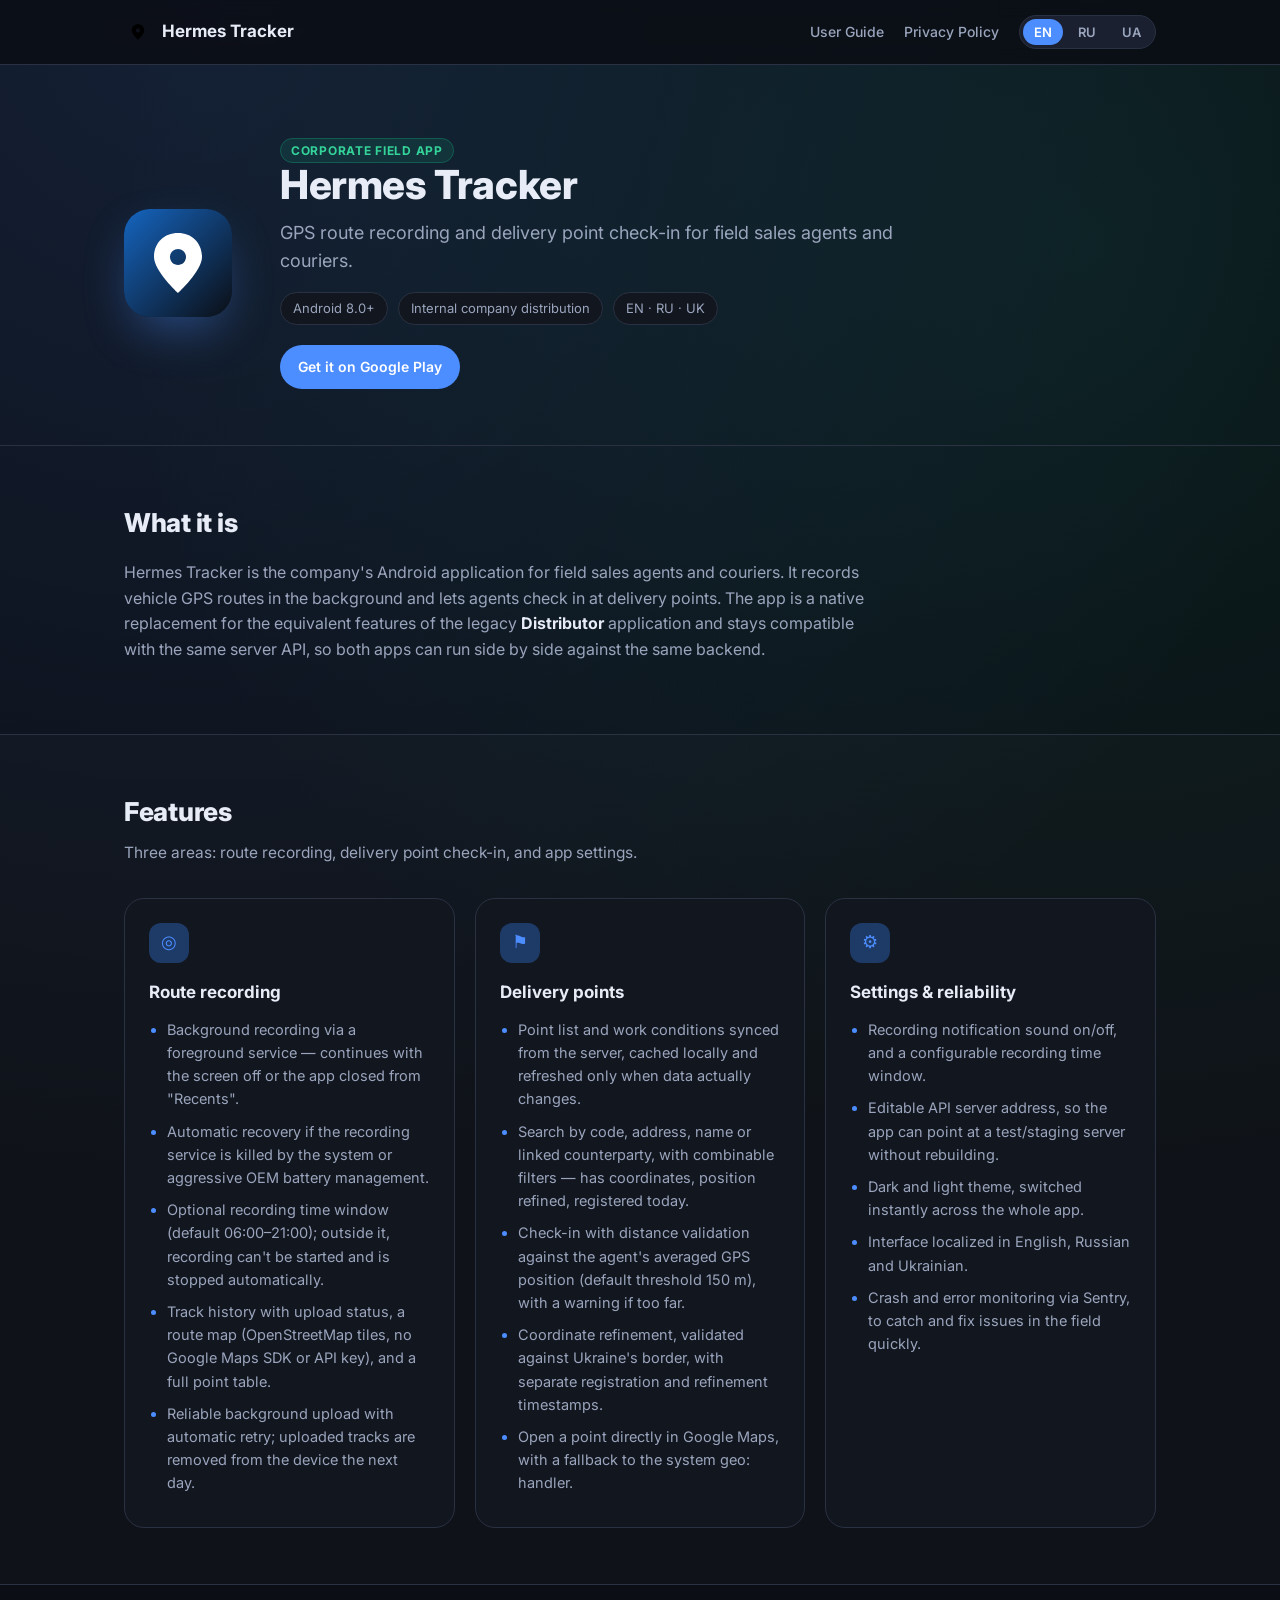
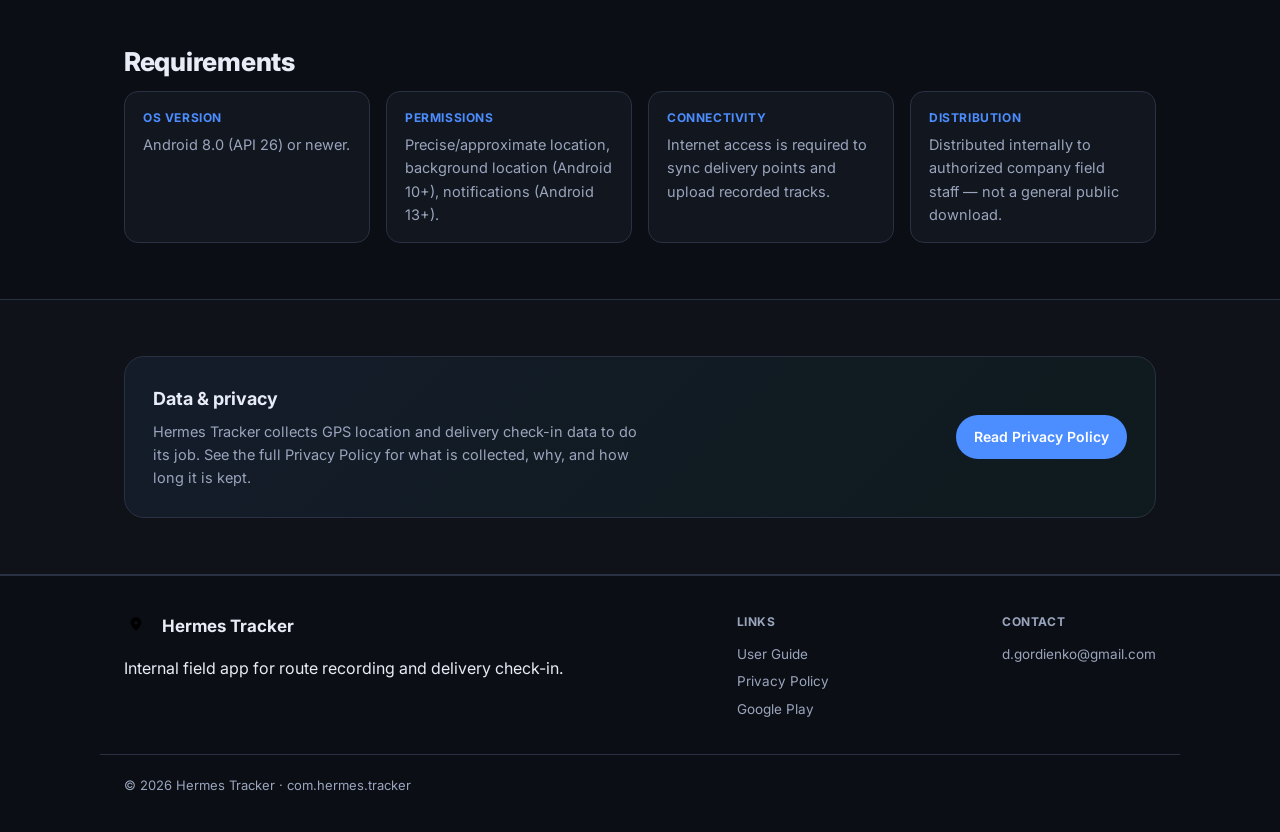
<file: index.html>
<!doctype html>
<html lang="en">
<head>
<meta charset="utf-8">
<meta name="viewport" content="width=device-width, initial-scale=1">
<title>Hermes Tracker — route recording &amp; delivery check-in app</title>
<meta name="description" content="Hermes Tracker is a corporate Android app for field sales agents and couriers: background GPS route recording and delivery point check-in.">
<link rel="icon" type="image/svg+xml" href="assets/img/icon.svg">
<link rel="preconnect" href="https://fonts.googleapis.com">
<link rel="preconnect" href="https://fonts.gstatic.com" crossorigin>
<link href="https://fonts.googleapis.com/css2?family=Inter:wght@400;500;600;700;800&display=swap" rel="stylesheet">
<link rel="stylesheet" href="assets/css/style.css">
</head>
<body>

<header class="site-header">
  <div class="wrap">
    <div class="brand">
      <span class="mark"><img src="assets/img/mark.svg" alt="" width="28" height="28"></span>
      Hermes Tracker
    </div>
    <nav class="header-nav">
      <a class="nav-link" href="guide.html">
        <span data-lang-block="en">User Guide</span>
        <span data-lang-block="ru">Руководство</span>
        <span data-lang-block="uk">Посібник</span>
      </a>
      <a class="nav-link" href="privacy.html">
        <span data-lang-block="en">Privacy Policy</span>
        <span data-lang-block="ru">Политика конфиденциальности</span>
        <span data-lang-block="uk">Політика конфіденційності</span>
      </a>
      <div class="lang-switch" role="group" aria-label="Language">
        <button class="lang-btn" type="button" data-set-lang="en">EN</button>
        <button class="lang-btn" type="button" data-set-lang="ru">RU</button>
        <button class="lang-btn" type="button" data-set-lang="uk">UA</button>
      </div>
    </nav>
  </div>
</header>

<section class="hero">
  <div class="wrap hero-inner">
    <div class="hero-icon"><img src="assets/img/icon.svg" alt="Hermes Tracker icon"></div>
    <div>
      <span class="eyebrow" data-lang-block="en">Corporate field app</span>
      <span class="eyebrow" data-lang-block="ru">Корпоративное приложение</span>
      <span class="eyebrow" data-lang-block="uk">Корпоративний застосунок</span>

      <h1>Hermes Tracker</h1>

      <p class="subtitle" data-lang-block="en">GPS route recording and delivery point check-in for field sales agents and couriers.</p>
      <p class="subtitle" data-lang-block="ru">Запись GPS-маршрута и чек-ин на точках доставки для торговых агентов и курьеров.</p>
      <p class="subtitle" data-lang-block="uk">Запис GPS-маршруту та чек-ін на точках доставки для торгових агентів і кур'єрів.</p>

      <div class="meta-row">
        <span class="pill" data-lang-block="en">Android 8.0+</span>
        <span class="pill" data-lang-block="ru">Android 8.0+</span>
        <span class="pill" data-lang-block="uk">Android 8.0+</span>

        <span class="pill" data-lang-block="en">Internal company distribution</span>
        <span class="pill" data-lang-block="ru">Внутреннее распространение в компании</span>
        <span class="pill" data-lang-block="uk">Внутрішнє поширення в компанії</span>

        <span class="pill">EN · RU · UK</span>
      </div>

      <div class="hero-cta">
        <a class="btn" href="https://play.google.com/store/apps/details?id=com.hermes.tracker&pcampaignid=web_share" target="_blank" rel="noopener">
          <span data-lang-block="en">Get it on Google Play</span>
          <span data-lang-block="ru">Загрузить в Google Play</span>
          <span data-lang-block="uk">Завантажити в Google Play</span>
        </a>
      </div>
    </div>
  </div>
</section>

<section class="overview">
  <div class="wrap">
    <h2 class="section-title" data-lang-block="en">What it is</h2>
    <h2 class="section-title" data-lang-block="ru">Что это</h2>
    <h2 class="section-title" data-lang-block="uk">Що це</h2>

    <p data-lang-block="en">Hermes Tracker is the company's Android application for field sales agents and couriers. It records vehicle GPS routes in the background and lets agents check in at delivery points. The app is a native replacement for the equivalent features of the legacy <strong>Distributor</strong> application and stays compatible with the same server API, so both apps can run side by side against the same backend.</p>
    <p data-lang-block="ru">Hermes Tracker — корпоративное Android-приложение для торговых агентов и курьеров компании. Оно записывает GPS-маршрут автомобиля в фоновом режиме и позволяет агенту отмечаться (чек-ин) на точках доставки. Приложение — нативная замена соответствующих функций устаревшего приложения <strong>Distributor</strong> и совместимо с тем же серверным API, поэтому оба приложения могут работать параллельно против одного бэкенда.</p>
    <p data-lang-block="uk">Hermes Tracker — корпоративний Android-застосунок для торгових агентів і кур'єрів компанії. Він записує GPS-маршрут автомобіля у фоновому режимі та дозволяє агенту відмічатися (чек-ін) на точках доставки. Застосунок є нативною заміною відповідних функцій застарілого застосунку <strong>Distributor</strong> і сумісний із тим самим серверним API, тому обидва застосунки можуть працювати паралельно проти одного бекенду.</p>
  </div>
</section>

<section class="alt">
  <div class="wrap">
    <h2 class="section-title" data-lang-block="en">Features</h2>
    <h2 class="section-title" data-lang-block="ru">Возможности</h2>
    <h2 class="section-title" data-lang-block="uk">Можливості</h2>

    <p class="section-lede" data-lang-block="en">Three areas: route recording, delivery point check-in, and app settings.</p>
    <p class="section-lede" data-lang-block="ru">Три раздела: запись маршрута, чек-ин на точках доставки и настройки приложения.</p>
    <p class="section-lede" data-lang-block="uk">Три розділи: запис маршруту, чек-ін на точках доставки та налаштування застосунку.</p>

    <div class="card-grid">

      <div class="card">
        <div class="card-icon">◎</div>
        <h3 data-lang-block="en">Route recording</h3>
        <h3 data-lang-block="ru">Запись маршрута</h3>
        <h3 data-lang-block="uk">Запис маршруту</h3>
        <ul>
          <li data-lang-block="en">Background recording via a foreground service — continues with the screen off or the app closed from "Recents".</li>
          <li data-lang-block="ru">Фоновая запись через foreground-сервис — продолжается при выключенном экране и при закрытии приложения с экрана «Недавние».</li>
          <li data-lang-block="uk">Фонове записування через foreground-сервіс — продовжується при вимкненому екрані та при закритті застосунку з екрана «Останні».</li>

          <li data-lang-block="en">Automatic recovery if the recording service is killed by the system or aggressive OEM battery management.</li>
          <li data-lang-block="ru">Автоматическое восстановление записи, если сервис был неожиданно завершён системой или агрессивным управлением батареей производителя.</li>
          <li data-lang-block="uk">Автоматичне відновлення запису, якщо сервіс було несподівано завершено системою чи агресивним керуванням батареєю виробника.</li>

          <li data-lang-block="en">Optional recording time window (default 06:00–21:00); outside it, recording can't be started and is stopped automatically.</li>
          <li data-lang-block="ru">Опциональное окно времени для записи (по умолчанию 06:00–21:00); вне окна запись нельзя начать, а идущая — останавливается автоматически.</li>
          <li data-lang-block="uk">Опційне вікно часу для запису (за замовчуванням 06:00–21:00); поза вікном запис не можна почати, а активний — зупиняється автоматично.</li>

          <li data-lang-block="en">Track history with upload status, a route map (OpenStreetMap tiles, no Google Maps SDK or API key), and a full point table.</li>
          <li data-lang-block="ru">История треков со статусом выгрузки, карта маршрута (тайлы OpenStreetMap, без Google Maps SDK и API-ключа) и таблица всех точек.</li>
          <li data-lang-block="uk">Історія треків зі статусом вивантаження, карта маршруту (тайли OpenStreetMap, без Google Maps SDK та API-ключа) і таблиця всіх точок.</li>

          <li data-lang-block="en">Reliable background upload with automatic retry; uploaded tracks are removed from the device the next day.</li>
          <li data-lang-block="ru">Надёжная фоновая выгрузка с автоматическими повторами; выгруженные треки удаляются с устройства на следующий день.</li>
          <li data-lang-block="uk">Надійне фонове вивантаження з автоматичними повторами; вивантажені треки видаляються з пристрою наступного дня.</li>
        </ul>
      </div>

      <div class="card">
        <div class="card-icon">⚑</div>
        <h3 data-lang-block="en">Delivery points</h3>
        <h3 data-lang-block="ru">Точки доставки</h3>
        <h3 data-lang-block="uk">Точки доставки</h3>
        <ul>
          <li data-lang-block="en">Point list and work conditions synced from the server, cached locally and refreshed only when data actually changes.</li>
          <li data-lang-block="ru">Список точек и условия работы синхронизируются с сервера, кэшируются локально и обновляются только при реальном изменении данных.</li>
          <li data-lang-block="uk">Список точок та умови роботи синхронізуються з сервера, кешуються локально й оновлюються лише за реальної зміни даних.</li>

          <li data-lang-block="en">Search by code, address, name or linked counterparty, with combinable filters — has coordinates, position refined, registered today.</li>
          <li data-lang-block="ru">Поиск по коду, адресу, названию или связанному контрагенту, с комбинируемыми фильтрами — есть координаты, позиция уточнена, зарегистрирована сегодня.</li>
          <li data-lang-block="uk">Пошук за кодом, адресою, назвою чи пов'язаним контрагентом, з фільтрами, що комбінуються — є координати, позицію уточнено, зареєстровано сьогодні.</li>

          <li data-lang-block="en">Check-in with distance validation against the agent's averaged GPS position (default threshold 150 m), with a warning if too far.</li>
          <li data-lang-block="ru">Чек-ин с проверкой расстояния до усреднённой GPS-позиции агента (порог по умолчанию 150 м), с предупреждением при превышении.</li>
          <li data-lang-block="uk">Чек-ін із перевіркою відстані до усередненої GPS-позиції агента (поріг за замовчуванням 150 м), із попередженням у разі перевищення.</li>

          <li data-lang-block="en">Coordinate refinement, validated against Ukraine's border, with separate registration and refinement timestamps.</li>
          <li data-lang-block="ru">Уточнение координат точки с проверкой попадания в границы Украины и отдельными отметками времени регистрации и уточнения.</li>
          <li data-lang-block="uk">Уточнення координат точки з перевіркою входження в межі України та окремими позначками часу реєстрації й уточнення.</li>

          <li data-lang-block="en">Open a point directly in Google Maps, with a fallback to the system geo: handler.</li>
          <li data-lang-block="ru">Открытие точки в Google Maps с фоллбеком на системный обработчик geo:.</li>
          <li data-lang-block="uk">Відкриття точки в Google Maps із фолбеком на системний обробник geo:.</li>
        </ul>
      </div>

      <div class="card">
        <div class="card-icon">⚙</div>
        <h3 data-lang-block="en">Settings &amp; reliability</h3>
        <h3 data-lang-block="ru">Настройки и надёжность</h3>
        <h3 data-lang-block="uk">Налаштування та надійність</h3>
        <ul>
          <li data-lang-block="en">Recording notification sound on/off, and a configurable recording time window.</li>
          <li data-lang-block="ru">Звук уведомления о записи (вкл/выкл) и настраиваемое окно времени для записи.</li>
          <li data-lang-block="uk">Звук сповіщення про запис (увімк/вимк) та налаштовуване вікно часу для запису.</li>

          <li data-lang-block="en">Editable API server address, so the app can point at a test/staging server without rebuilding.</li>
          <li data-lang-block="ru">Редактируемый адрес API-сервера — можно направить приложение на тестовый сервер без пересборки.</li>
          <li data-lang-block="uk">Редагована адреса API-сервера — можна спрямувати застосунок на тестовий сервер без перезбирання.</li>

          <li data-lang-block="en">Dark and light theme, switched instantly across the whole app.</li>
          <li data-lang-block="ru">Тёмная и светлая тема, переключается мгновенно во всём приложении.</li>
          <li data-lang-block="uk">Темна і світла тема, перемикається миттєво в усьому застосунку.</li>

          <li data-lang-block="en">Interface localized in English, Russian and Ukrainian.</li>
          <li data-lang-block="ru">Интерфейс локализован на английском, русском и украинском языках.</li>
          <li data-lang-block="uk">Інтерфейс локалізовано англійською, російською та українською мовами.</li>

          <li data-lang-block="en">Crash and error monitoring via Sentry, to catch and fix issues in the field quickly.</li>
          <li data-lang-block="ru">Отслеживание крашей и ошибок через Sentry — для быстрого выявления и исправления проблем в поле.</li>
          <li data-lang-block="uk">Відстеження крашів і помилок через Sentry — для швидкого виявлення й виправлення проблем у полі.</li>
        </ul>
      </div>

    </div>
  </div>
</section>

<section class="requirements">
  <div class="wrap">
    <h2 class="section-title" data-lang-block="en">Requirements</h2>
    <h2 class="section-title" data-lang-block="ru">Требования</h2>
    <h2 class="section-title" data-lang-block="uk">Вимоги</h2>

    <div class="req-grid">
      <div class="req-item">
        <div class="label" data-lang-block="en">OS version</div>
        <div class="label" data-lang-block="ru">Версия ОС</div>
        <div class="label" data-lang-block="uk">Версія ОС</div>
        <p data-lang-block="en">Android 8.0 (API 26) or newer.</p>
        <p data-lang-block="ru">Android 8.0 (API 26) и новее.</p>
        <p data-lang-block="uk">Android 8.0 (API 26) і новіше.</p>
      </div>

      <div class="req-item">
        <div class="label" data-lang-block="en">Permissions</div>
        <div class="label" data-lang-block="ru">Разрешения</div>
        <div class="label" data-lang-block="uk">Дозволи</div>
        <p data-lang-block="en">Precise/approximate location, background location (Android 10+), notifications (Android 13+).</p>
        <p data-lang-block="ru">Точная/приблизительная геолокация, фоновая геолокация (Android 10+), уведомления (Android 13+).</p>
        <p data-lang-block="uk">Точна/приблизна геолокація, фонова геолокація (Android 10+), сповіщення (Android 13+).</p>
      </div>

      <div class="req-item">
        <div class="label" data-lang-block="en">Connectivity</div>
        <div class="label" data-lang-block="ru">Подключение</div>
        <div class="label" data-lang-block="uk">Підключення</div>
        <p data-lang-block="en">Internet access is required to sync delivery points and upload recorded tracks.</p>
        <p data-lang-block="ru">Для синхронизации точек доставки и выгрузки треков требуется подключение к интернету.</p>
        <p data-lang-block="uk">Для синхронізації точок доставки та вивантаження треків потрібне підключення до інтернету.</p>
      </div>

      <div class="req-item">
        <div class="label" data-lang-block="en">Distribution</div>
        <div class="label" data-lang-block="ru">Распространение</div>
        <div class="label" data-lang-block="uk">Поширення</div>
        <p data-lang-block="en">Distributed internally to authorized company field staff — not a general public download.</p>
        <p data-lang-block="ru">Распространяется внутри компании для авторизованных сотрудников — не является публичным приложением для широкой аудитории.</p>
        <p data-lang-block="uk">Поширюється всередині компанії для авторизованих співробітників — не є публічним застосунком для широкої аудиторії.</p>
      </div>
    </div>
  </div>
</section>

<section class="alt">
  <div class="wrap">
    <div class="notice">
      <div>
        <h3 data-lang-block="en">Data &amp; privacy</h3>
        <h3 data-lang-block="ru">Данные и конфиденциальность</h3>
        <h3 data-lang-block="uk">Дані та конфіденційність</h3>

        <p data-lang-block="en">Hermes Tracker collects GPS location and delivery check-in data to do its job. See the full Privacy Policy for what is collected, why, and how long it is kept.</p>
        <p data-lang-block="ru">Hermes Tracker собирает данные GPS-геолокации и чек-инов для выполнения своих функций. Полный список собираемых данных, причины и сроки хранения — в Политике конфиденциальности.</p>
        <p data-lang-block="uk">Hermes Tracker збирає дані GPS-геолокації та чек-інів для виконання своїх функцій. Повний перелік зібраних даних, причини та терміни зберігання — у Політиці конфіденційності.</p>
      </div>
      <a class="btn" href="privacy.html">
        <span data-lang-block="en">Read Privacy Policy</span>
        <span data-lang-block="ru">Читать Политику конфиденциальности</span>
        <span data-lang-block="uk">Читати Політику конфіденційності</span>
      </a>
    </div>
  </div>
</section>

<footer class="site-footer">
  <div class="wrap footer-inner">
    <div>
      <div class="brand">
        <span class="mark"><img src="assets/img/mark.svg" alt="" width="24" height="24"></span>
        Hermes Tracker
      </div>
      <p data-lang-block="en">Internal field app for route recording and delivery check-in.</p>
      <p data-lang-block="ru">Внутреннее приложение для записи маршрута и чек-ина на точках доставки.</p>
      <p data-lang-block="uk">Внутрішній застосунок для запису маршруту та чек-іну на точках доставки.</p>
    </div>

    <div class="footer-col">
      <h4 data-lang-block="en">Links</h4>
      <h4 data-lang-block="ru">Ссылки</h4>
      <h4 data-lang-block="uk">Посилання</h4>
      <a href="guide.html">
        <span data-lang-block="en">User Guide</span>
        <span data-lang-block="ru">Руководство</span>
        <span data-lang-block="uk">Посібник</span>
      </a>
      <a href="privacy.html">
        <span data-lang-block="en">Privacy Policy</span>
        <span data-lang-block="ru">Политика конфиденциальности</span>
        <span data-lang-block="uk">Політика конфіденційності</span>
      </a>
      <a href="https://play.google.com/store/apps/details?id=com.hermes.tracker&pcampaignid=web_share" target="_blank" rel="noopener">
        <span data-lang-block="en">Google Play</span>
        <span data-lang-block="ru">Google Play</span>
        <span data-lang-block="uk">Google Play</span>
      </a>
    </div>

    <div class="footer-col">
      <h4 data-lang-block="en">Contact</h4>
      <h4 data-lang-block="ru">Контакты</h4>
      <h4 data-lang-block="uk">Контакти</h4>
      <a href="mailto:d.gordienko@gmail.com">d.gordienko@gmail.com</a>
    </div>
  </div>

  <div class="wrap copyright">
    <span>© 2026 Hermes Tracker · com.hermes.tracker</span>
  </div>
</footer>

<script src="assets/js/lang.js"></script>
</body>
</html>
</file>
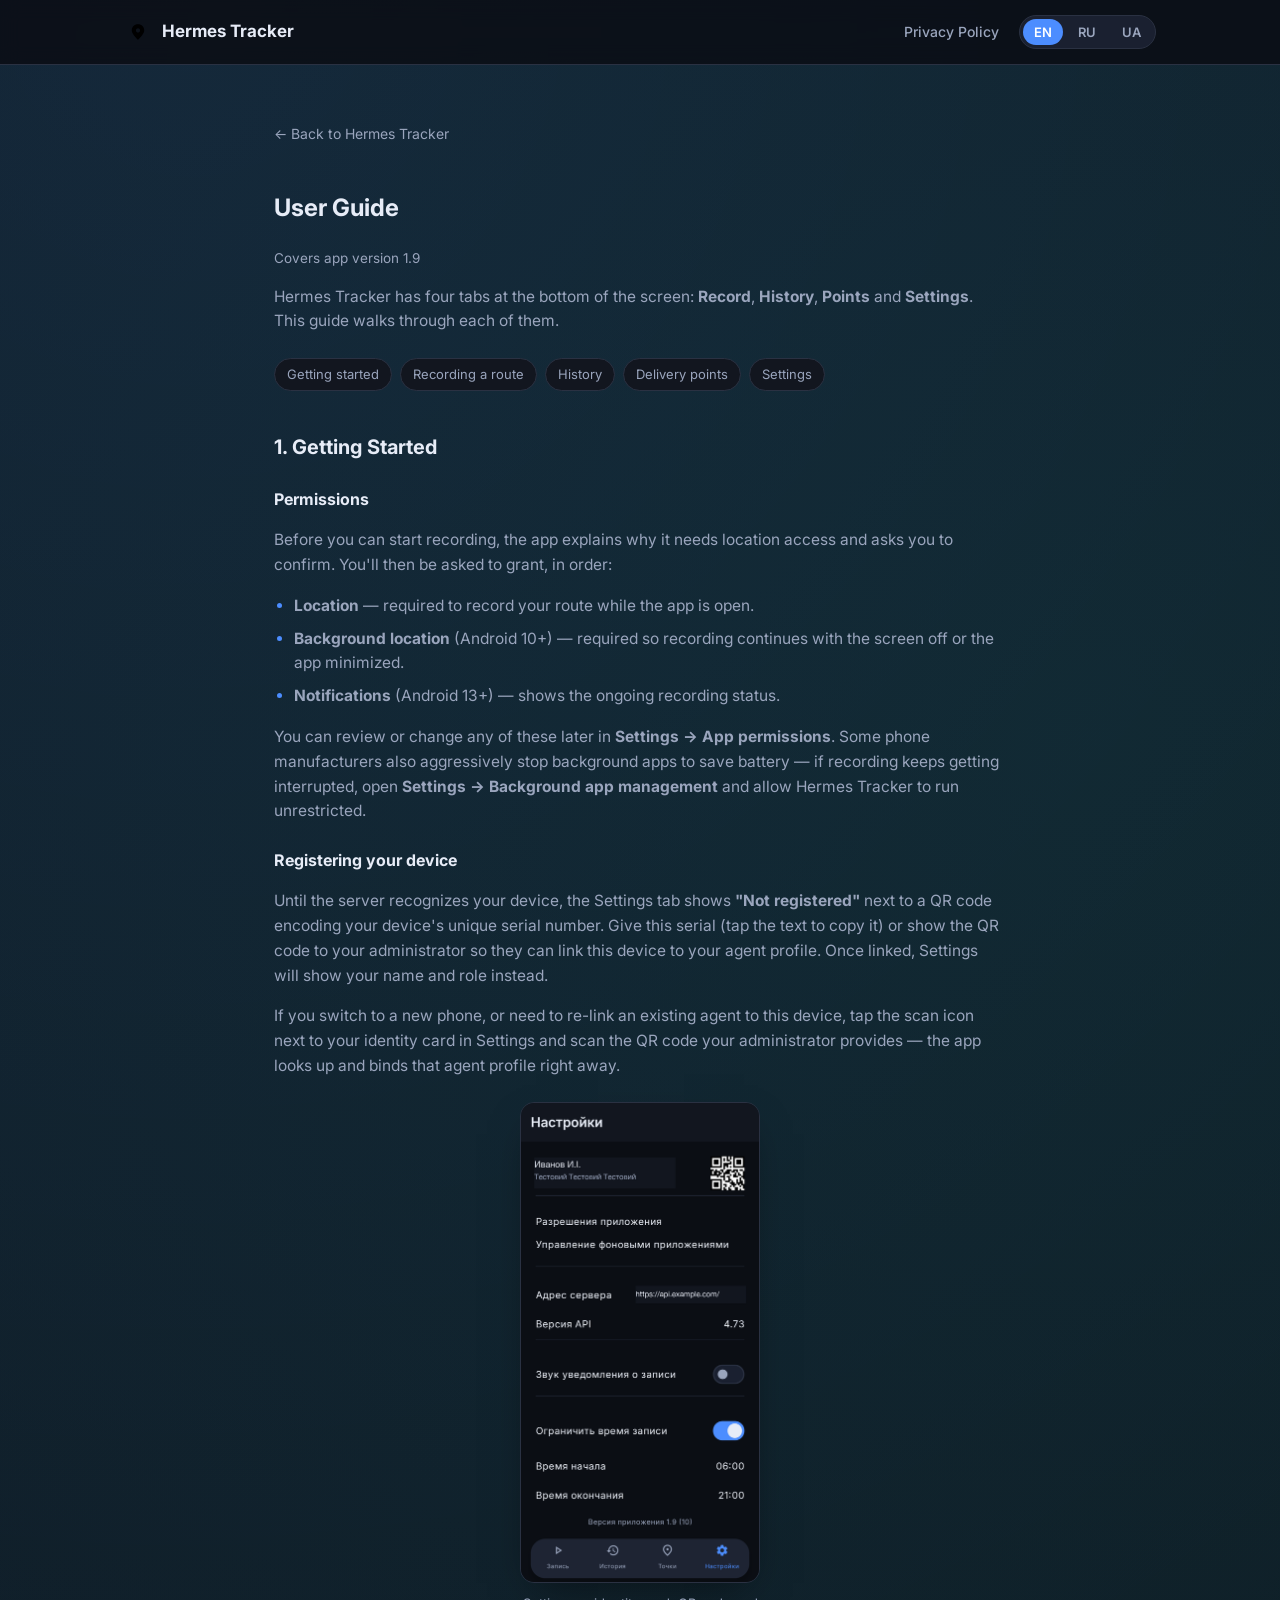
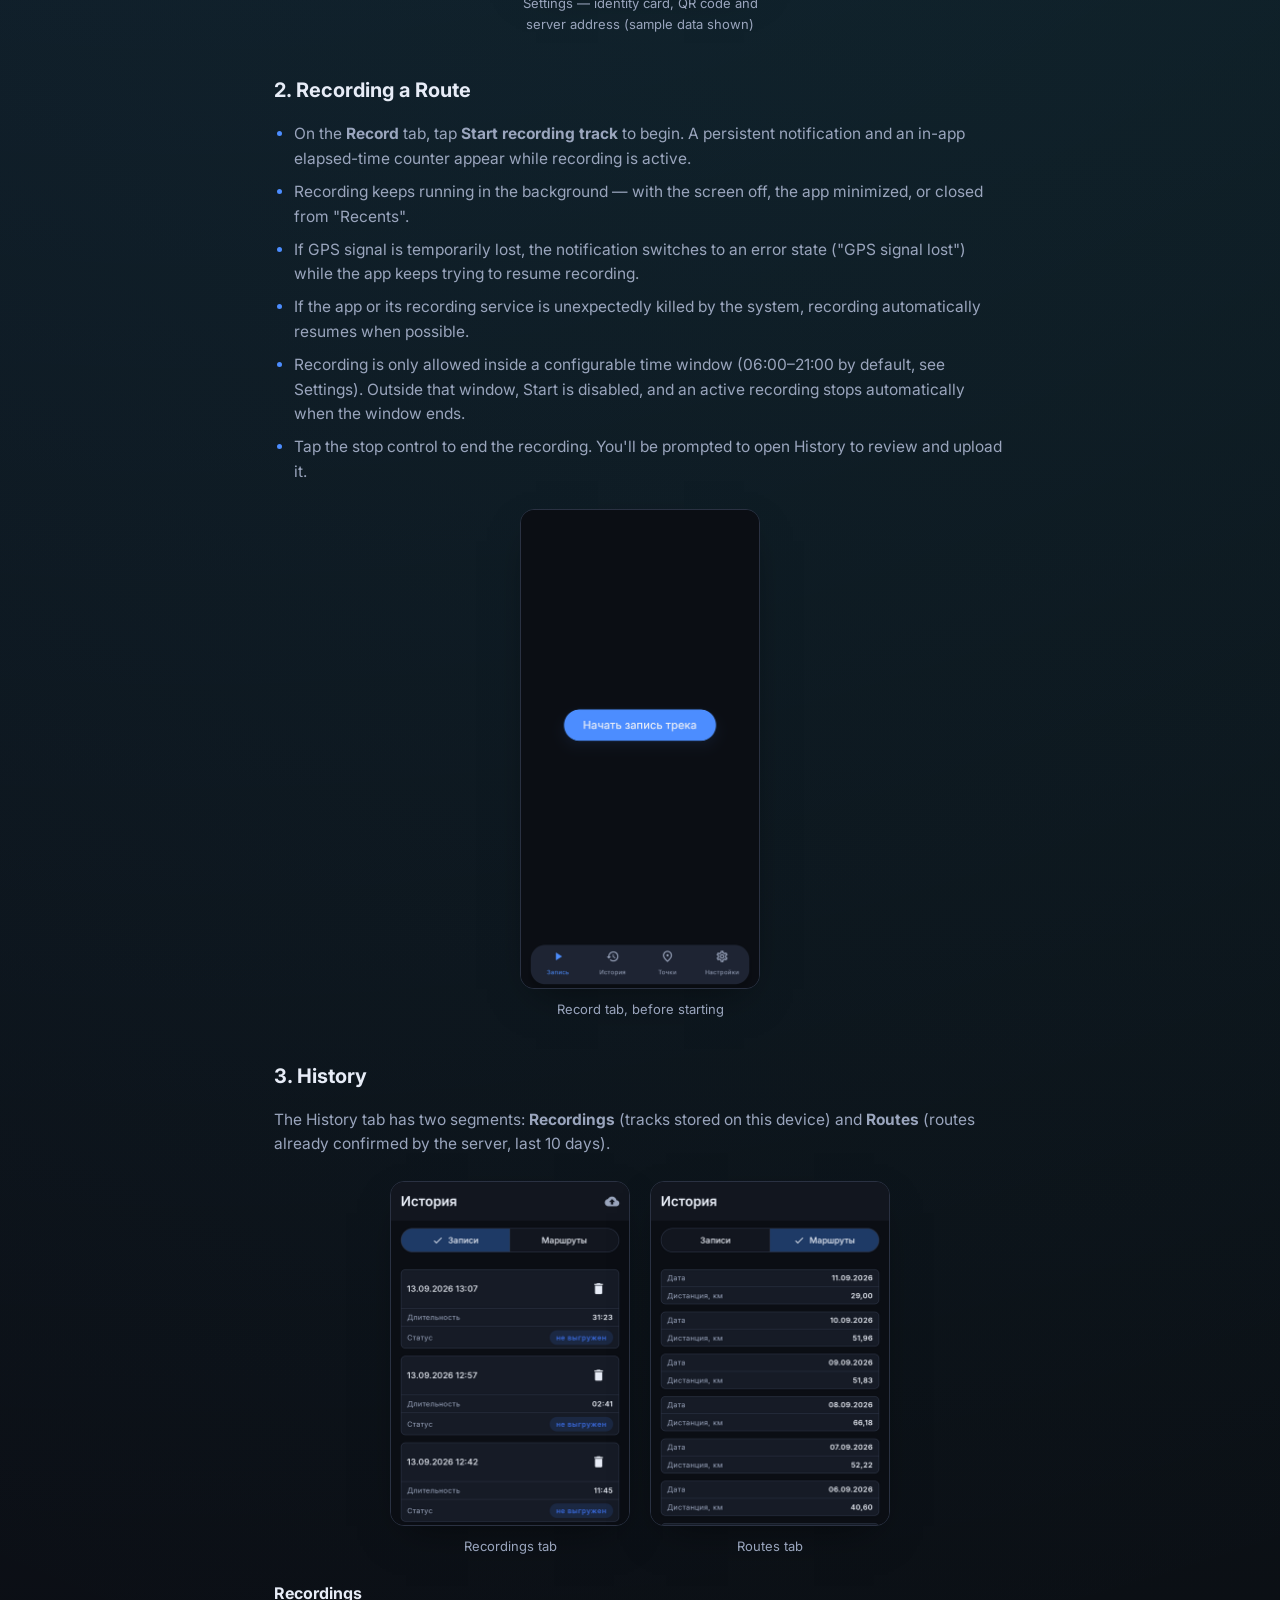
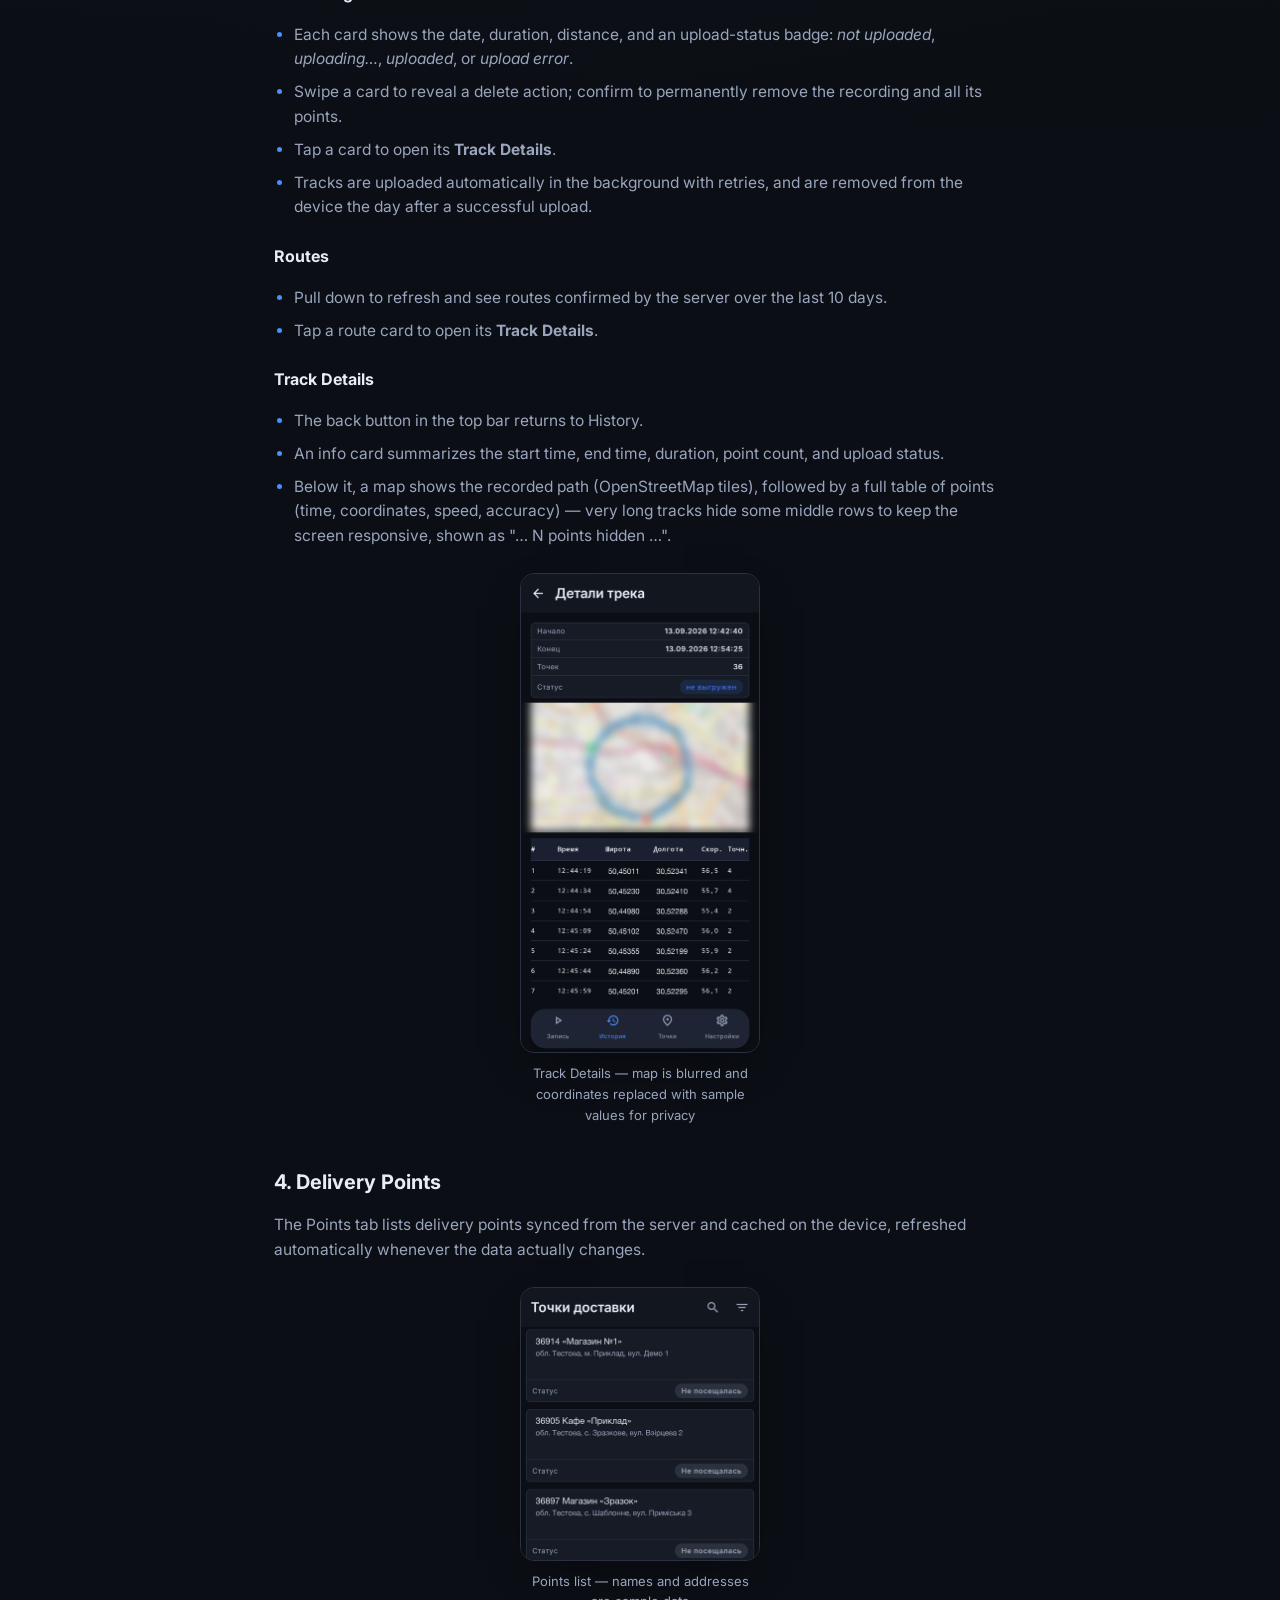
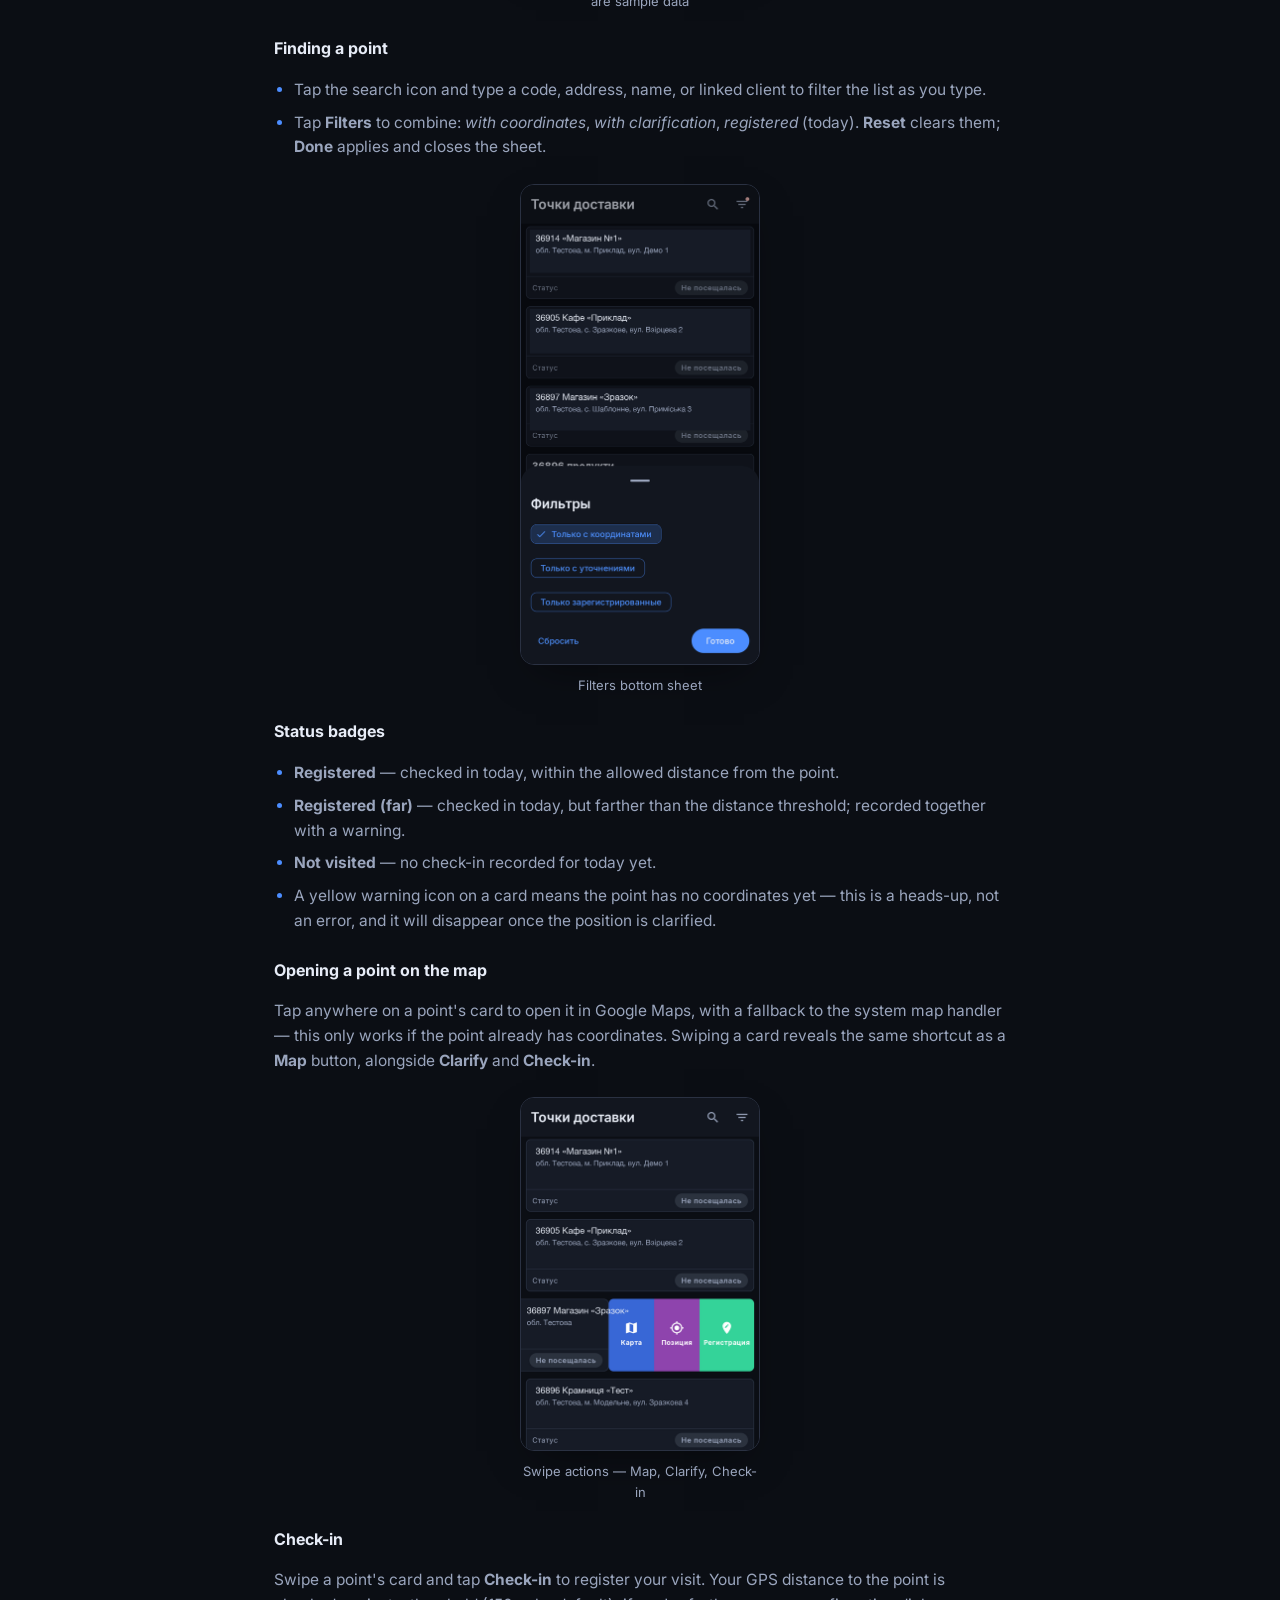
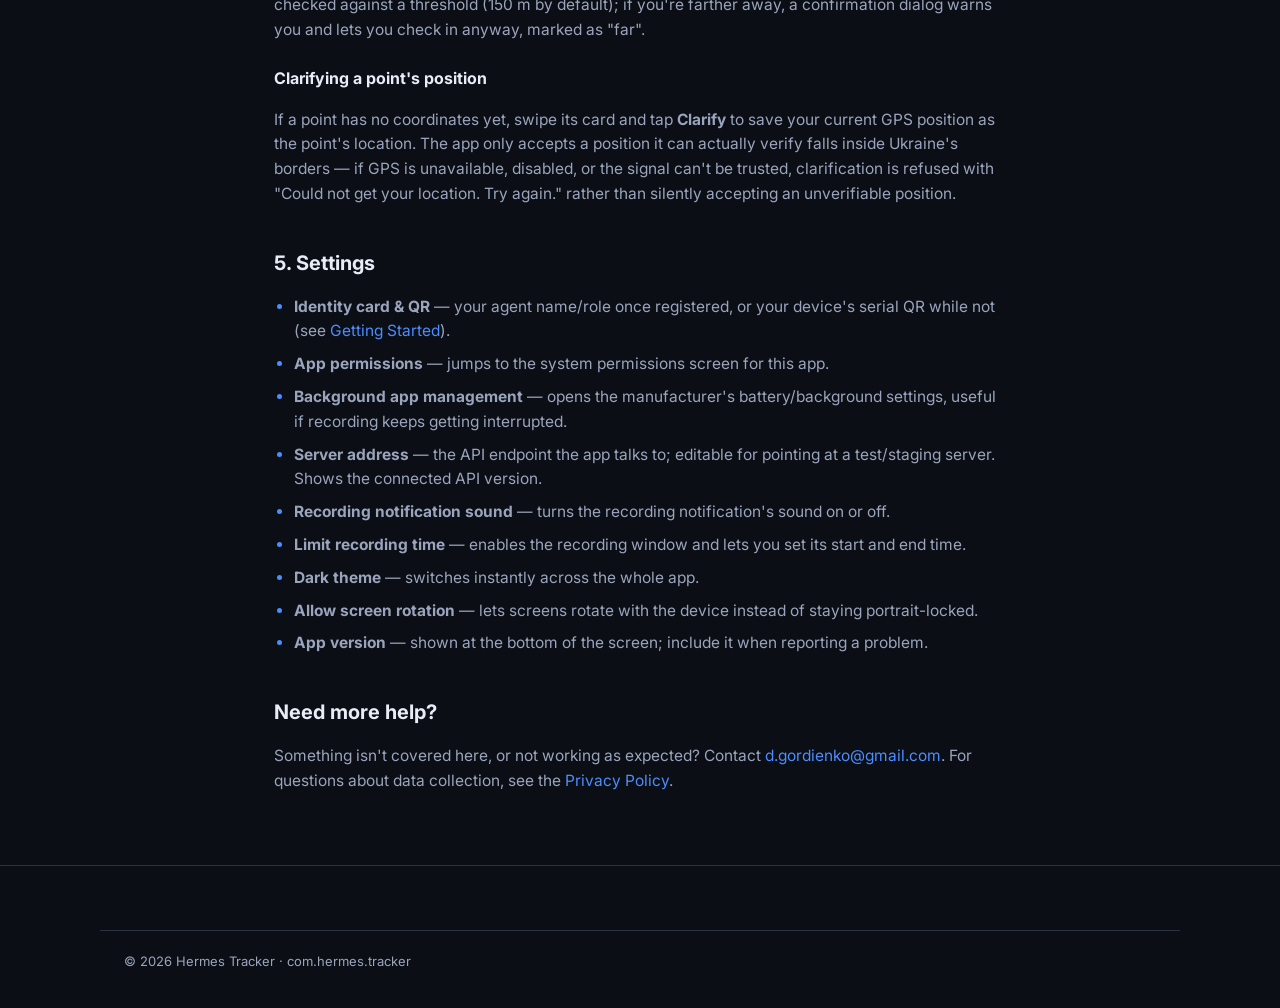
<file: guide.html>
<!doctype html>
<html lang="en">
<head>
<meta charset="utf-8">
<meta name="viewport" content="width=device-width, initial-scale=1">
<title>User Guide — Hermes Tracker</title>
<meta name="description" content="How to use Hermes Tracker: recording routes, checking in at delivery points, history, and settings.">
<link rel="icon" type="image/svg+xml" href="assets/img/icon.svg">
<link rel="preconnect" href="https://fonts.googleapis.com">
<link rel="preconnect" href="https://fonts.gstatic.com" crossorigin>
<link href="https://fonts.googleapis.com/css2?family=Inter:wght@400;500;600;700;800&display=swap" rel="stylesheet">
<link rel="stylesheet" href="assets/css/style.css">
</head>
<body>

<header class="site-header">
  <div class="wrap">
    <a class="brand" href="index.html" style="text-decoration:none;">
      <span class="mark"><img src="assets/img/mark.svg" alt="" width="28" height="28"></span>
      Hermes Tracker
    </a>
    <nav class="header-nav">
      <a class="nav-link" href="privacy.html">
        <span data-lang-block="en">Privacy Policy</span>
        <span data-lang-block="ru">Политика конфиденциальности</span>
        <span data-lang-block="uk">Політика конфіденційності</span>
      </a>
      <div class="lang-switch" role="group" aria-label="Language">
        <button class="lang-btn" type="button" data-set-lang="en">EN</button>
        <button class="lang-btn" type="button" data-set-lang="ru">RU</button>
        <button class="lang-btn" type="button" data-set-lang="uk">UA</button>
      </div>
    </nav>
  </div>
</header>

<section>
  <div class="wrap policy">

    <a class="back-link" href="index.html">
      <span data-lang-block="en">&larr; Back to Hermes Tracker</span>
      <span data-lang-block="ru">&larr; Назад к Hermes Tracker</span>
      <span data-lang-block="uk">&larr; Назад до Hermes Tracker</span>
    </a>

    <h1 data-lang-block="en">User Guide</h1>
    <h1 data-lang-block="ru">Руководство пользователя</h1>
    <h1 data-lang-block="uk">Посібник користувача</h1>

    <p class="updated" data-lang-block="en">Covers app version 1.9</p>
    <p class="updated" data-lang-block="ru">Актуально для версии приложения 1.9</p>
    <p class="updated" data-lang-block="uk">Актуально для версії застосунку 1.9</p>

    <p data-lang-block="en">Hermes Tracker has four tabs at the bottom of the screen: <strong>Record</strong>, <strong>History</strong>, <strong>Points</strong> and <strong>Settings</strong>. This guide walks through each of them.</p>
    <p data-lang-block="ru">В нижней части экрана Hermes Tracker расположены четыре вкладки: <strong>Запись</strong>, <strong>История</strong>, <strong>Точки</strong> и <strong>Настройки</strong>. Это руководство описывает каждую из них.</p>
    <p data-lang-block="uk">У нижній частині екрана Hermes Tracker розташовано чотири вкладки: <strong>Запис</strong>, <strong>Історія</strong>, <strong>Точки</strong> та <strong>Налаштування</strong>. Цей посібник описує кожну з них.</p>

    <nav class="toc" aria-label="Sections">
      <a class="pill" href="#getting-started" data-lang-block="en">Getting started</a>
      <a class="pill" href="#getting-started" data-lang-block="ru">Начало работы</a>
      <a class="pill" href="#getting-started" data-lang-block="uk">Початок роботи</a>

      <a class="pill" href="#recording" data-lang-block="en">Recording a route</a>
      <a class="pill" href="#recording" data-lang-block="ru">Запись маршрута</a>
      <a class="pill" href="#recording" data-lang-block="uk">Запис маршруту</a>

      <a class="pill" href="#history" data-lang-block="en">History</a>
      <a class="pill" href="#history" data-lang-block="ru">История</a>
      <a class="pill" href="#history" data-lang-block="uk">Історія</a>

      <a class="pill" href="#points" data-lang-block="en">Delivery points</a>
      <a class="pill" href="#points" data-lang-block="ru">Точки доставки</a>
      <a class="pill" href="#points" data-lang-block="uk">Точки доставки</a>

      <a class="pill" href="#settings" data-lang-block="en">Settings</a>
      <a class="pill" href="#settings" data-lang-block="ru">Настройки</a>
      <a class="pill" href="#settings" data-lang-block="uk">Налаштування</a>
    </nav>

    <!-- 1. Getting started -->
    <span class="anchor" id="getting-started"></span>
    <h2 data-lang-block="en">1. Getting Started</h2>
    <h2 data-lang-block="ru">1. Начало работы</h2>
    <h2 data-lang-block="uk">1. Початок роботи</h2>

    <h3 data-lang-block="en">Permissions</h3>
    <h3 data-lang-block="ru">Разрешения</h3>
    <h3 data-lang-block="uk">Дозволи</h3>

    <p data-lang-block="en">Before you can start recording, the app explains why it needs location access and asks you to confirm. You'll then be asked to grant, in order:</p>
    <p data-lang-block="ru">Перед началом записи приложение объясняет, зачем ему нужен доступ к геолокации, и просит подтвердить это. После этого будет предложено предоставить по очереди:</p>
    <p data-lang-block="uk">Перед початком запису застосунок пояснює, навіщо йому потрібен доступ до геолокації, і просить підтвердити це. Після цього буде запропоновано надати по черзі:</p>

    <ul data-lang-block="en">
      <li><strong>Location</strong> — required to record your route while the app is open.</li>
      <li><strong>Background location</strong> (Android 10+) — required so recording continues with the screen off or the app minimized.</li>
      <li><strong>Notifications</strong> (Android 13+) — shows the ongoing recording status.</li>
    </ul>
    <ul data-lang-block="ru">
      <li><strong>Геолокация</strong> — нужна для записи маршрута, пока приложение открыто.</li>
      <li><strong>Фоновая геолокация</strong> (Android 10+) — нужна, чтобы запись продолжалась при выключенном экране или свёрнутом приложении.</li>
      <li><strong>Уведомления</strong> (Android 13+) — показывают текущий статус записи.</li>
    </ul>
    <ul data-lang-block="uk">
      <li><strong>Геолокація</strong> — потрібна для запису маршруту, поки застосунок відкрито.</li>
      <li><strong>Фонова геолокація</strong> (Android 10+) — потрібна, щоб запис тривав при вимкненому екрані або згорнутому застосунку.</li>
      <li><strong>Сповіщення</strong> (Android 13+) — показують поточний статус запису.</li>
    </ul>

    <p data-lang-block="en">You can review or change any of these later in <strong>Settings → App permissions</strong>. Some phone manufacturers also aggressively stop background apps to save battery — if recording keeps getting interrupted, open <strong>Settings → Background app management</strong> and allow Hermes Tracker to run unrestricted.</p>
    <p data-lang-block="ru">Позже эти разрешения можно проверить или изменить в разделе <strong>Настройки → Разрешения приложения</strong>. Некоторые производители телефонов агрессивно останавливают фоновые приложения для экономии заряда — если запись постоянно прерывается, откройте <strong>Настройки → Управление фоновыми приложениями</strong> и разрешите Hermes Tracker работать без ограничений.</p>
    <p data-lang-block="uk">Пізніше ці дозволи можна перевірити чи змінити в розділі <strong>Налаштування → Дозволи застосунку</strong>. Деякі виробники телефонів агресивно зупиняють фонові застосунки для економії заряду — якщо запис постійно переривається, відкрийте <strong>Налаштування → Управління фоновими застосунками</strong> і дозвольте Hermes Tracker працювати без обмежень.</p>

    <h3 data-lang-block="en">Registering your device</h3>
    <h3 data-lang-block="ru">Регистрация устройства</h3>
    <h3 data-lang-block="uk">Реєстрація пристрою</h3>

    <p data-lang-block="en">Until the server recognizes your device, the Settings tab shows <strong>"Not registered"</strong> next to a QR code encoding your device's unique serial number. Give this serial (tap the text to copy it) or show the QR code to your administrator so they can link this device to your agent profile. Once linked, Settings will show your name and role instead.</p>
    <p data-lang-block="ru">Пока сервер не распознал ваше устройство, во вкладке Настройки отображается надпись <strong>«Не зарегистрировано»</strong> рядом с QR-кодом, в котором зашит уникальный серийный номер устройства. Сообщите этот серийный номер (нажмите на текст, чтобы скопировать его) или покажите QR-код администратору, чтобы он привязал это устройство к вашему профилю агента. После привязки в Настройках появятся ваше имя и должность.</p>
    <p data-lang-block="uk">Поки сервер не розпізнав ваш пристрій, у вкладці Налаштування відображається напис <strong>«Не зареєстровано»</strong> поруч із QR-кодом, у якому зашито унікальний серійний номер пристрою. Повідомте цей серійний номер (натисніть на текст, щоб скопіювати його) або покажіть QR-код адміністратору, щоб він прив'язав цей пристрій до вашого профілю агента. Після прив'язки в Налаштуваннях з'являться ваше ім'я та посада.</p>

    <p data-lang-block="en">If you switch to a new phone, or need to re-link an existing agent to this device, tap the scan icon next to your identity card in Settings and scan the QR code your administrator provides — the app looks up and binds that agent profile right away.</p>
    <p data-lang-block="ru">Если вы переходите на новый телефон или нужно повторно привязать существующего агента к этому устройству, нажмите значок сканирования рядом с карточкой профиля в Настройках и отсканируйте QR-код, предоставленный администратором — приложение сразу найдёт и привяжет этот профиль агента.</p>
    <p data-lang-block="uk">Якщо ви переходите на новий телефон або потрібно повторно прив'язати наявного агента до цього пристрою, натисніть значок сканування поруч із карткою профілю в Налаштуваннях і відскануйте QR-код, наданий адміністратором — застосунок одразу знайде і прив'яже цей профіль агента.</p>

    <div class="screenshot-row">
      <figure class="screenshot">
        <img src="assets/img/screens/settings.png" alt="Settings screen with identity card and QR code" loading="lazy" width="480" height="965">
        <figcaption>
          <span data-lang-block="en">Settings — identity card, QR code and server address (sample data shown)</span>
          <span data-lang-block="ru">Настройки — карточка профиля, QR-код и адрес сервера (показаны демонстрационные данные)</span>
          <span data-lang-block="uk">Налаштування — картка профілю, QR-код і адреса сервера (показано демонстраційні дані)</span>
        </figcaption>
      </figure>
    </div>

    <!-- 2. Recording -->
    <span class="anchor" id="recording"></span>
    <h2 data-lang-block="en">2. Recording a Route</h2>
    <h2 data-lang-block="ru">2. Запись маршрута</h2>
    <h2 data-lang-block="uk">2. Запис маршруту</h2>

    <ul data-lang-block="en">
      <li>On the <strong>Record</strong> tab, tap <strong>Start recording track</strong> to begin. A persistent notification and an in-app elapsed-time counter appear while recording is active.</li>
      <li>Recording keeps running in the background — with the screen off, the app minimized, or closed from "Recents".</li>
      <li>If GPS signal is temporarily lost, the notification switches to an error state ("GPS signal lost") while the app keeps trying to resume recording.</li>
      <li>If the app or its recording service is unexpectedly killed by the system, recording automatically resumes when possible.</li>
      <li>Recording is only allowed inside a configurable time window (06:00–21:00 by default, see Settings). Outside that window, Start is disabled, and an active recording stops automatically when the window ends.</li>
      <li>Tap the stop control to end the recording. You'll be prompted to open History to review and upload it.</li>
    </ul>
    <ul data-lang-block="ru">
      <li>На вкладке <strong>Запись</strong> нажмите <strong>«Начать запись трека»</strong>, чтобы начать. Пока запись активна, отображается постоянное уведомление и счётчик прошедшего времени в приложении.</li>
      <li>Запись продолжает работать в фоне — при выключенном экране, свёрнутом приложении или его закрытии из списка «Недавние».</li>
      <li>Если сигнал GPS временно потерян, уведомление переключается в состояние ошибки («Сигнал GPS потерян»), а приложение продолжает попытки возобновить запись.</li>
      <li>Если система неожиданно завершает приложение или его сервис записи, запись автоматически возобновляется, когда это становится возможно.</li>
      <li>Запись разрешена только в пределах настраиваемого временного окна (по умолчанию 06:00–21:00, см. Настройки). Вне этого окна кнопка «Начать» недоступна, а активная запись автоматически останавливается по окончании окна.</li>
      <li>Нажмите кнопку остановки, чтобы завершить запись. Приложение предложит перейти в Историю, чтобы проверить и выгрузить трек.</li>
    </ul>
    <ul data-lang-block="uk">
      <li>На вкладці <strong>Запис</strong> натисніть <strong>«Почати запис треку»</strong>, щоб розпочати. Поки запис активний, відображається постійне сповіщення та лічильник часу, що минув, у застосунку.</li>
      <li>Запис продовжує працювати у фоні — при вимкненому екрані, згорнутому застосунку чи його закритті зі списку «Останні».</li>
      <li>Якщо сигнал GPS тимчасово втрачено, сповіщення перемикається в стан помилки («Сигнал GPS втрачено»), а застосунок продовжує намагатися відновити запис.</li>
      <li>Якщо система несподівано завершує застосунок або його сервіс запису, запис автоматично відновлюється, щойно це стає можливим.</li>
      <li>Запис дозволено лише в межах налаштовуваного часового вікна (за замовчуванням 06:00–21:00, див. Налаштування). Поза цим вікном кнопка «Почати» недоступна, а активний запис автоматично зупиняється по завершенні вікна.</li>
      <li>Натисніть кнопку зупинки, щоб завершити запис. Застосунок запропонує перейти до Історії, щоб перевірити та вивантажити трек.</li>
    </ul>

    <div class="screenshot-row">
      <figure class="screenshot">
        <img src="assets/img/screens/record.png" alt="Record screen with the start recording button" loading="lazy" width="480" height="965">
        <figcaption>
          <span data-lang-block="en">Record tab, before starting</span>
          <span data-lang-block="ru">Вкладка Запись до начала записи</span>
          <span data-lang-block="uk">Вкладка Запис до початку запису</span>
        </figcaption>
      </figure>
    </div>

    <!-- 3. History -->
    <span class="anchor" id="history"></span>
    <h2 data-lang-block="en">3. History</h2>
    <h2 data-lang-block="ru">3. История</h2>
    <h2 data-lang-block="uk">3. Історія</h2>

    <p data-lang-block="en">The History tab has two segments: <strong>Recordings</strong> (tracks stored on this device) and <strong>Routes</strong> (routes already confirmed by the server, last 10 days).</p>
    <p data-lang-block="ru">Вкладка История содержит два раздела: <strong>Записи</strong> (треки, хранящиеся на этом устройстве) и <strong>Маршруты</strong> (маршруты, уже подтверждённые сервером, за последние 10 дней).</p>
    <p data-lang-block="uk">Вкладка Історія містить два розділи: <strong>Записи</strong> (треки, що зберігаються на цьому пристрої) і <strong>Маршрути</strong> (маршрути, вже підтверджені сервером, за останні 10 днів).</p>

    <div class="screenshot-row">
      <figure class="screenshot">
        <img src="assets/img/screens/history-recordings.png" alt="History screen, Recordings tab" loading="lazy" width="480" height="692">
        <figcaption>
          <span data-lang-block="en">Recordings tab</span>
          <span data-lang-block="ru">Вкладка «Записи»</span>
          <span data-lang-block="uk">Вкладка «Записи»</span>
        </figcaption>
      </figure>
      <figure class="screenshot">
        <img src="assets/img/screens/history-routes.png" alt="History screen, Routes tab" loading="lazy" width="480" height="692">
        <figcaption>
          <span data-lang-block="en">Routes tab</span>
          <span data-lang-block="ru">Вкладка «Маршруты»</span>
          <span data-lang-block="uk">Вкладка «Маршрути»</span>
        </figcaption>
      </figure>
    </div>

    <h3 data-lang-block="en">Recordings</h3>
    <h3 data-lang-block="ru">Записи</h3>
    <h3 data-lang-block="uk">Записи</h3>

    <ul data-lang-block="en">
      <li>Each card shows the date, duration, distance, and an upload-status badge: <em>not uploaded</em>, <em>uploading…</em>, <em>uploaded</em>, or <em>upload error</em>.</li>
      <li>Swipe a card to reveal a delete action; confirm to permanently remove the recording and all its points.</li>
      <li>Tap a card to open its <strong>Track Details</strong>.</li>
      <li>Tracks are uploaded automatically in the background with retries, and are removed from the device the day after a successful upload.</li>
    </ul>
    <ul data-lang-block="ru">
      <li>Каждая карточка показывает дату, длительность, дистанцию и бейдж статуса выгрузки: <em>не выгружен</em>, <em>выгружается...</em>, <em>выгружен</em> или <em>ошибка выгрузки</em>.</li>
      <li>Смахните карточку, чтобы открыть действие удаления; подтвердите, чтобы навсегда удалить запись и все её точки.</li>
      <li>Нажмите на карточку, чтобы открыть <strong>Детали трека</strong>.</li>
      <li>Треки автоматически выгружаются в фоне с повторными попытками и удаляются с устройства на следующий день после успешной выгрузки.</li>
    </ul>
    <ul data-lang-block="uk">
      <li>Кожна картка показує дату, тривалість, дистанцію та бейдж статусу вивантаження: <em>не вивантажено</em>, <em>вивантажується...</em>, <em>вивантажено</em> або <em>помилка вивантаження</em>.</li>
      <li>Змахніть картку, щоб відкрити дію видалення; підтвердіть, щоб назавжди видалити запис і всі його точки.</li>
      <li>Натисніть на картку, щоб відкрити <strong>Деталі треку</strong>.</li>
      <li>Треки автоматично вивантажуються у фоні з повторними спробами та видаляються з пристрою наступного дня після успішного вивантаження.</li>
    </ul>

    <h3 data-lang-block="en">Routes</h3>
    <h3 data-lang-block="ru">Маршруты</h3>
    <h3 data-lang-block="uk">Маршрути</h3>

    <ul data-lang-block="en">
      <li>Pull down to refresh and see routes confirmed by the server over the last 10 days.</li>
      <li>Tap a route card to open its <strong>Track Details</strong>.</li>
    </ul>
    <ul data-lang-block="ru">
      <li>Потяните вниз, чтобы обновить список маршрутов, подтверждённых сервером за последние 10 дней.</li>
      <li>Нажмите на карточку маршрута, чтобы открыть его <strong>Детали трека</strong>.</li>
    </ul>
    <ul data-lang-block="uk">
      <li>Потягніть вниз, щоб оновити список маршрутів, підтверджених сервером за останні 10 днів.</li>
      <li>Натисніть на картку маршруту, щоб відкрити його <strong>Деталі треку</strong>.</li>
    </ul>

    <h3 data-lang-block="en">Track Details</h3>
    <h3 data-lang-block="ru">Детали трека</h3>
    <h3 data-lang-block="uk">Деталі треку</h3>

    <ul data-lang-block="en">
      <li>The back button in the top bar returns to History.</li>
      <li>An info card summarizes the start time, end time, duration, point count, and upload status.</li>
      <li>Below it, a map shows the recorded path (OpenStreetMap tiles), followed by a full table of points (time, coordinates, speed, accuracy) — very long tracks hide some middle rows to keep the screen responsive, shown as "… N points hidden …".</li>
    </ul>
    <ul data-lang-block="ru">
      <li>Кнопка «Назад» в верхней панели возвращает в Историю.</li>
      <li>Карточка сведений показывает время начала, время окончания, длительность, количество точек и статус выгрузки.</li>
      <li>Ниже расположена карта с записанным маршрутом (тайлы OpenStreetMap), а под ней — полная таблица точек (время, координаты, скорость, точность); в очень длинных треках часть строк в середине скрывается для скорости работы экрана и обозначается как «… скрыто N точек …».</li>
    </ul>
    <ul data-lang-block="uk">
      <li>Кнопка «Назад» у верхній панелі повертає до Історії.</li>
      <li>Картка відомостей показує час початку, час завершення, тривалість, кількість точок і статус вивантаження.</li>
      <li>Нижче розташована карта із записаним маршрутом (тайли OpenStreetMap), а під нею — повна таблиця точок (час, координати, швидкість, точність); у дуже довгих треках частину рядків посередині приховано для швидкодії екрана, позначено як «… приховано N точок …».</li>
    </ul>

    <div class="screenshot-row">
      <figure class="screenshot">
        <img src="assets/img/screens/track-detail.png" alt="Track Details screen with map and point table" loading="lazy" width="480" height="965">
        <figcaption>
          <span data-lang-block="en">Track Details — map is blurred and coordinates replaced with sample values for privacy</span>
          <span data-lang-block="ru">Детали трека — карта размыта, а координаты заменены на демонстрационные значения</span>
          <span data-lang-block="uk">Деталі треку — карту розмито, а координати замінено на демонстраційні значення</span>
        </figcaption>
      </figure>
    </div>

    <!-- 4. Delivery points -->
    <span class="anchor" id="points"></span>
    <h2 data-lang-block="en">4. Delivery Points</h2>
    <h2 data-lang-block="ru">4. Точки доставки</h2>
    <h2 data-lang-block="uk">4. Точки доставки</h2>

    <p data-lang-block="en">The Points tab lists delivery points synced from the server and cached on the device, refreshed automatically whenever the data actually changes.</p>
    <p data-lang-block="ru">Вкладка Точки показывает список точек доставки, синхронизированных с сервера и кэшированных на устройстве; список автоматически обновляется при реальном изменении данных.</p>
    <p data-lang-block="uk">Вкладка Точки показує список точок доставки, синхронізованих із сервера та кешованих на пристрої; список автоматично оновлюється за реальної зміни даних.</p>

    <div class="screenshot-row">
      <figure class="screenshot">
        <img src="assets/img/screens/points-list.png" alt="Delivery Points list with status badges" loading="lazy" width="480" height="548">
        <figcaption>
          <span data-lang-block="en">Points list — names and addresses are sample data</span>
          <span data-lang-block="ru">Список точек — названия и адреса демонстрационные</span>
          <span data-lang-block="uk">Список точок — назви та адреси демонстраційні</span>
        </figcaption>
      </figure>
    </div>

    <h3 data-lang-block="en">Finding a point</h3>
    <h3 data-lang-block="ru">Поиск точки</h3>
    <h3 data-lang-block="uk">Пошук точки</h3>

    <ul data-lang-block="en">
      <li>Tap the search icon and type a code, address, name, or linked client to filter the list as you type.</li>
      <li>Tap <strong>Filters</strong> to combine: <em>with coordinates</em>, <em>with clarification</em>, <em>registered</em> (today). <strong>Reset</strong> clears them; <strong>Done</strong> applies and closes the sheet.</li>
    </ul>
    <ul data-lang-block="ru">
      <li>Нажмите значок поиска и введите код, адрес, название или связанного клиента — список фильтруется по мере ввода.</li>
      <li>Нажмите <strong>«Фильтры»</strong>, чтобы скомбинировать: <em>только с координатами</em>, <em>только с уточнениями</em>, <em>только зарегистрированные</em> (сегодня). <strong>«Сбросить»</strong> очищает фильтры; <strong>«Готово»</strong> применяет их и закрывает лист.</li>
    </ul>
    <ul data-lang-block="uk">
      <li>Натисніть значок пошуку і введіть код, адресу, назву або пов'язаного клієнта — список фільтрується під час введення.</li>
      <li>Натисніть <strong>«Фільтри»</strong>, щоб скомбінувати: <em>лише з координатами</em>, <em>лише з уточненнями</em>, <em>лише зареєстровані</em> (сьогодні). <strong>«Скинути»</strong> очищає фільтри; <strong>«Готово»</strong> застосовує їх і закриває лист.</li>
    </ul>

    <div class="screenshot-row">
      <figure class="screenshot">
        <img src="assets/img/screens/points-filters.png" alt="Points filter bottom sheet" loading="lazy" width="480" height="965">
        <figcaption>
          <span data-lang-block="en">Filters bottom sheet</span>
          <span data-lang-block="ru">Лист фильтров</span>
          <span data-lang-block="uk">Лист фільтрів</span>
        </figcaption>
      </figure>
    </div>

    <h3 data-lang-block="en">Status badges</h3>
    <h3 data-lang-block="ru">Бейджи статуса</h3>
    <h3 data-lang-block="uk">Бейджі статусу</h3>

    <ul data-lang-block="en">
      <li><strong>Registered</strong> — checked in today, within the allowed distance from the point.</li>
      <li><strong>Registered (far)</strong> — checked in today, but farther than the distance threshold; recorded together with a warning.</li>
      <li><strong>Not visited</strong> — no check-in recorded for today yet.</li>
      <li>A yellow warning icon on a card means the point has no coordinates yet — this is a heads-up, not an error, and it will disappear once the position is clarified.</li>
    </ul>
    <ul data-lang-block="ru">
      <li><strong>Зарегистрировано</strong> — чек-ин сегодня выполнен в пределах допустимого расстояния до точки.</li>
      <li><strong>Зарегистрировано (далеко)</strong> — чек-ин сегодня выполнен, но с превышением порога расстояния; зафиксирован вместе с предупреждением.</li>
      <li><strong>Не посещалась</strong> — сегодня чек-ин ещё не выполнялся.</li>
      <li>Жёлтый значок предупреждения на карточке означает, что у точки пока нет координат — это предупреждение, а не ошибка, и оно исчезнет после уточнения позиции.</li>
    </ul>
    <ul data-lang-block="uk">
      <li><strong>Зареєстровано</strong> — чек-ін сьогодні виконано в межах допустимої відстані до точки.</li>
      <li><strong>Зареєстровано (далеко)</strong> — чек-ін сьогодні виконано, але з перевищенням порогу відстані; зафіксовано разом із попередженням.</li>
      <li><strong>Не відвідувалась</strong> — сьогодні чек-ін ще не виконувався.</li>
      <li>Жовтий значок попередження на картці означає, що в точки поки немає координат — це попередження, а не помилка, і воно зникне після уточнення позиції.</li>
    </ul>

    <h3 data-lang-block="en">Opening a point on the map</h3>
    <h3 data-lang-block="ru">Открытие точки на карте</h3>
    <h3 data-lang-block="uk">Відкриття точки на карті</h3>

    <p data-lang-block="en">Tap anywhere on a point's card to open it in Google Maps, with a fallback to the system map handler — this only works if the point already has coordinates. Swiping a card reveals the same shortcut as a <strong>Map</strong> button, alongside <strong>Clarify</strong> and <strong>Check-in</strong>.</p>
    <p data-lang-block="ru">Нажмите в любом месте карточки точки, чтобы открыть её в Google Maps с фоллбеком на системный обработчик карт — это работает только если у точки уже есть координаты. Свайп карточки открывает тот же переход в виде кнопки <strong>«Карта»</strong>, рядом с кнопками <strong>«Позиция»</strong> (уточнение) и <strong>«Регистрация»</strong>.</p>
    <p data-lang-block="uk">Натисніть у будь-якому місці картки точки, щоб відкрити її в Google Maps із фолбеком на системний обробник карт — це працює лише якщо в точки вже є координати. Свайп картки відкриває той самий перехід у вигляді кнопки <strong>«Карта»</strong>, поруч із кнопками <strong>«Позиція»</strong> (уточнення) та <strong>«Реєстрація»</strong>.</p>

    <div class="screenshot-row">
      <figure class="screenshot">
        <img src="assets/img/screens/points-swipe.png" alt="Point card swiped to reveal Map, Position and Check-in actions" loading="lazy" width="480" height="710">
        <figcaption>
          <span data-lang-block="en">Swipe actions — Map, Clarify, Check-in</span>
          <span data-lang-block="ru">Свайп-действия — Карта, Позиция, Регистрация</span>
          <span data-lang-block="uk">Свайп-дії — Карта, Позиція, Реєстрація</span>
        </figcaption>
      </figure>
    </div>

    <h3 data-lang-block="en">Check-in</h3>
    <h3 data-lang-block="ru">Регистрация (чек-ин)</h3>
    <h3 data-lang-block="uk">Реєстрація (чек-ін)</h3>

    <p data-lang-block="en">Swipe a point's card and tap <strong>Check-in</strong> to register your visit. Your GPS distance to the point is checked against a threshold (150 m by default); if you're farther away, a confirmation dialog warns you and lets you check in anyway, marked as "far".</p>
    <p data-lang-block="ru">Смахните карточку точки и нажмите <strong>«Регистрация»</strong>, чтобы зарегистрировать визит. Расстояние по GPS до точки сравнивается с порогом (по умолчанию 150 м); если вы дальше, появится диалог с предупреждением, где можно всё равно подтвердить регистрацию — она будет отмечена как «далеко».</p>
    <p data-lang-block="uk">Змахніть картку точки і натисніть <strong>«Реєстрація»</strong>, щоб зареєструвати візит. Відстань за GPS до точки порівнюється з порогом (за замовчуванням 150 м); якщо ви далі, з'явиться діалог із попередженням, де можна все одно підтвердити реєстрацію — її буде позначено як «далеко».</p>

    <h3 data-lang-block="en">Clarifying a point's position</h3>
    <h3 data-lang-block="ru">Уточнение позиции точки</h3>
    <h3 data-lang-block="uk">Уточнення позиції точки</h3>

    <p data-lang-block="en">If a point has no coordinates yet, swipe its card and tap <strong>Clarify</strong> to save your current GPS position as the point's location. The app only accepts a position it can actually verify falls inside Ukraine's borders — if GPS is unavailable, disabled, or the signal can't be trusted, clarification is refused with "Could not get your location. Try again." rather than silently accepting an unverifiable position.</p>
    <p data-lang-block="ru">Если у точки ещё нет координат, смахните карточку и нажмите <strong>«Позиция»</strong>, чтобы сохранить вашу текущую GPS-позицию как местоположение точки. Приложение принимает только позицию, которую оно может реально проверить на попадание в границы Украины — если GPS недоступен, отключён или сигналу нельзя доверять, уточнение отклоняется с сообщением «Не удалось получить вашу позицию. Попробуйте снова.» вместо того, чтобы молча принять непроверенную позицию.</p>
    <p data-lang-block="uk">Якщо в точки ще немає координат, змахніть картку і натисніть <strong>«Позиція»</strong>, щоб зберегти вашу поточну GPS-позицію як місцезнаходження точки. Застосунок приймає лише позицію, яку він реально може перевірити на входження в межі України — якщо GPS недоступний, вимкнений або сигналу не можна довіряти, уточнення відхиляється з повідомленням «Не вдалося отримати вашу позицію. Спробуйте знову.» замість того, щоб мовчки прийняти неперевірену позицію.</p>

    <!-- 5. Settings -->
    <span class="anchor" id="settings"></span>
    <h2 data-lang-block="en">5. Settings</h2>
    <h2 data-lang-block="ru">5. Настройки</h2>
    <h2 data-lang-block="uk">5. Налаштування</h2>

    <ul data-lang-block="en">
      <li><strong>Identity card &amp; QR</strong> — your agent name/role once registered, or your device's serial QR while not (see <a href="#getting-started">Getting Started</a>).</li>
      <li><strong>App permissions</strong> — jumps to the system permissions screen for this app.</li>
      <li><strong>Background app management</strong> — opens the manufacturer's battery/background settings, useful if recording keeps getting interrupted.</li>
      <li><strong>Server address</strong> — the API endpoint the app talks to; editable for pointing at a test/staging server. Shows the connected API version.</li>
      <li><strong>Recording notification sound</strong> — turns the recording notification's sound on or off.</li>
      <li><strong>Limit recording time</strong> — enables the recording window and lets you set its start and end time.</li>
      <li><strong>Dark theme</strong> — switches instantly across the whole app.</li>
      <li><strong>Allow screen rotation</strong> — lets screens rotate with the device instead of staying portrait-locked.</li>
      <li><strong>App version</strong> — shown at the bottom of the screen; include it when reporting a problem.</li>
    </ul>
    <ul data-lang-block="ru">
      <li><strong>Карточка профиля и QR</strong> — имя и должность агента после регистрации или QR-код с серийным номером устройства, пока регистрации нет (см. раздел <a href="#getting-started">«Начало работы»</a>).</li>
      <li><strong>Разрешения приложения</strong> — переход к системному экрану разрешений для этого приложения.</li>
      <li><strong>Управление фоновыми приложениями</strong> — открывает настройки батареи/фона производителя устройства; полезно, если запись постоянно прерывается.</li>
      <li><strong>Адрес сервера</strong> — API-адрес, с которым работает приложение; можно изменить, чтобы направить приложение на тестовый сервер. Показывает подключённую версию API.</li>
      <li><strong>Звук уведомления о записи</strong> — включает или отключает звук уведомления о записи.</li>
      <li><strong>Ограничить время записи</strong> — включает окно времени записи и позволяет задать его начало и конец.</li>
      <li><strong>Тёмная тема</strong> — переключается мгновенно во всём приложении.</li>
      <li><strong>Разрешить поворот экрана</strong> — позволяет экранам поворачиваться вместе с устройством вместо фиксированного портретного положения.</li>
      <li><strong>Версия приложения</strong> — отображается внизу экрана; указывайте её при сообщении о проблеме.</li>
    </ul>
    <ul data-lang-block="uk">
      <li><strong>Картка профілю та QR</strong> — ім'я та посада агента після реєстрації або QR-код із серійним номером пристрою, поки реєстрації немає (див. розділ <a href="#getting-started">«Початок роботи»</a>).</li>
      <li><strong>Дозволи застосунку</strong> — перехід до системного екрана дозволів для цього застосунку.</li>
      <li><strong>Управління фоновими застосунками</strong> — відкриває налаштування батареї/фону виробника пристрою; корисно, якщо запис постійно переривається.</li>
      <li><strong>Адреса сервера</strong> — API-адреса, з якою працює застосунок; можна змінити, щоб спрямувати застосунок на тестовий сервер. Показує підключену версію API.</li>
      <li><strong>Звук сповіщення про запис</strong> — вмикає або вимикає звук сповіщення про запис.</li>
      <li><strong>Обмежити час запису</strong> — вмикає часове вікно запису та дозволяє задати його початок і кінець.</li>
      <li><strong>Темна тема</strong> — перемикається миттєво в усьому застосунку.</li>
      <li><strong>Дозволити поворот екрана</strong> — дозволяє екранам повертатися разом із пристроєм замість фіксованого портретного положення.</li>
      <li><strong>Версія застосунку</strong> — відображається внизу екрана; вказуйте її, повідомляючи про проблему.</li>
    </ul>

    <!-- Support -->
    <h2 data-lang-block="en">Need more help?</h2>
    <h2 data-lang-block="ru">Нужна дополнительная помощь?</h2>
    <h2 data-lang-block="uk">Потрібна додаткова допомога?</h2>

    <p data-lang-block="en">Something isn't covered here, or not working as expected? Contact <a href="mailto:d.gordienko@gmail.com">d.gordienko@gmail.com</a>. For questions about data collection, see the <a href="privacy.html">Privacy Policy</a>.</p>
    <p data-lang-block="ru">Что-то не описано здесь или работает не так, как ожидалось? Напишите на <a href="mailto:d.gordienko@gmail.com">d.gordienko@gmail.com</a>. По вопросам сбора данных — смотрите <a href="privacy.html">Политику конфиденциальности</a>.</p>
    <p data-lang-block="uk">Щось не описано тут або працює не так, як очікувалося? Напишіть на <a href="mailto:d.gordienko@gmail.com">d.gordienko@gmail.com</a>. З питань щодо збору даних — дивіться <a href="privacy.html">Політику конфіденційності</a>.</p>

  </div>
</section>

<footer class="site-footer">
  <div class="wrap copyright">
    <span>© 2026 Hermes Tracker · com.hermes.tracker</span>
  </div>
</footer>

<script src="assets/js/lang.js"></script>
</body>
</html>
</file>
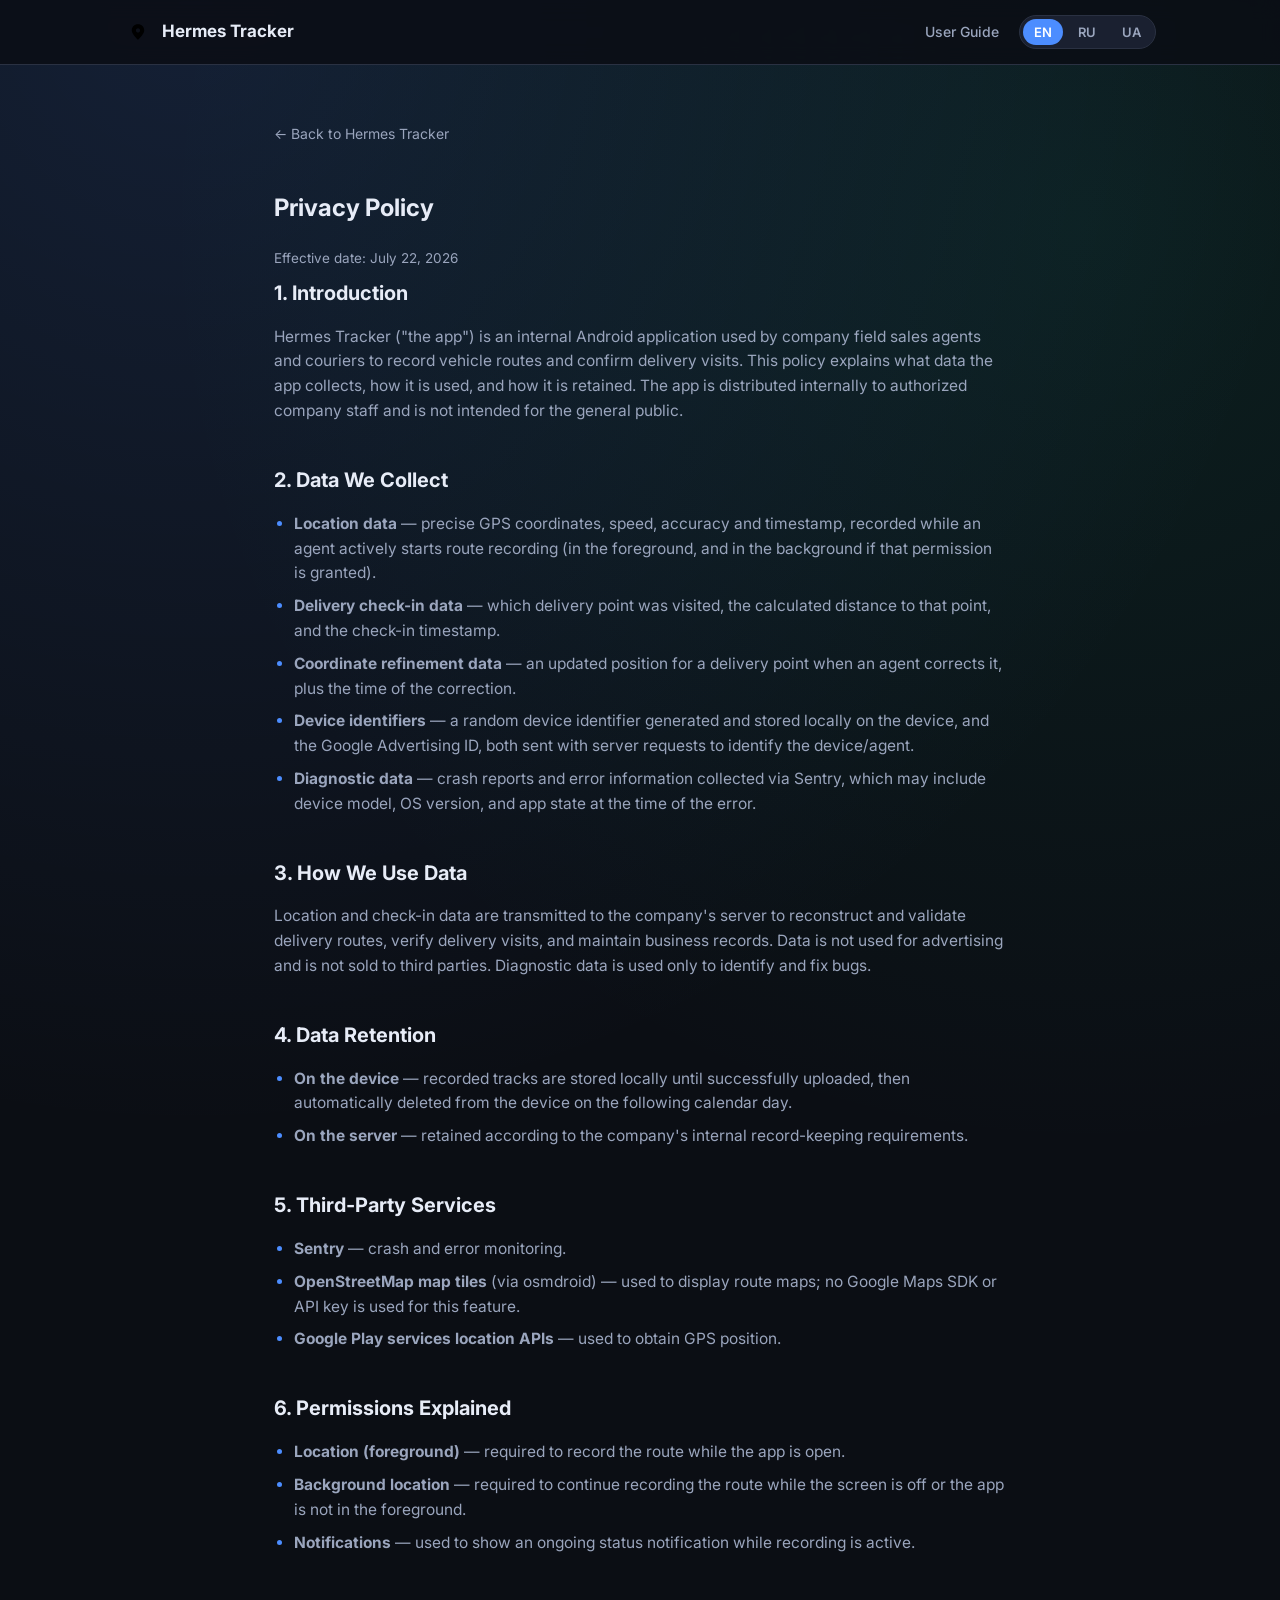
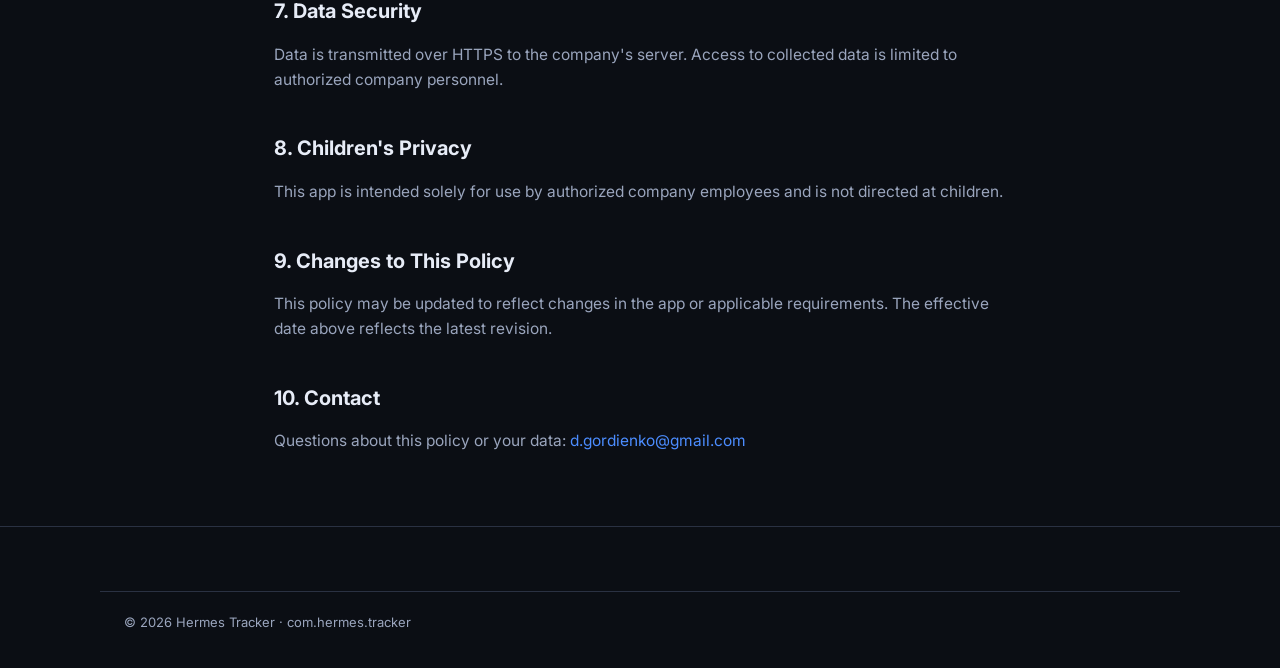
<file: privacy.html>
<!doctype html>
<html lang="en">
<head>
<meta charset="utf-8">
<meta name="viewport" content="width=device-width, initial-scale=1">
<title>Privacy Policy — Hermes Tracker</title>
<meta name="description" content="Privacy Policy for the Hermes Tracker Android app: location data, delivery check-in data, retention and third-party services.">
<link rel="icon" type="image/svg+xml" href="assets/img/icon.svg">
<link rel="preconnect" href="https://fonts.googleapis.com">
<link rel="preconnect" href="https://fonts.gstatic.com" crossorigin>
<link href="https://fonts.googleapis.com/css2?family=Inter:wght@400;500;600;700;800&display=swap" rel="stylesheet">
<link rel="stylesheet" href="assets/css/style.css">
</head>
<body>

<header class="site-header">
  <div class="wrap">
    <a class="brand" href="index.html" style="text-decoration:none;">
      <span class="mark"><img src="assets/img/mark.svg" alt="" width="28" height="28"></span>
      Hermes Tracker
    </a>
    <nav class="header-nav">
      <a class="nav-link" href="guide.html">
        <span data-lang-block="en">User Guide</span>
        <span data-lang-block="ru">Руководство</span>
        <span data-lang-block="uk">Посібник</span>
      </a>
      <div class="lang-switch" role="group" aria-label="Language">
        <button class="lang-btn" type="button" data-set-lang="en">EN</button>
        <button class="lang-btn" type="button" data-set-lang="ru">RU</button>
        <button class="lang-btn" type="button" data-set-lang="uk">UA</button>
      </div>
    </nav>
  </div>
</header>

<section>
  <div class="wrap policy">

    <a class="back-link" href="index.html">
      <span data-lang-block="en">&larr; Back to Hermes Tracker</span>
      <span data-lang-block="ru">&larr; Назад к Hermes Tracker</span>
      <span data-lang-block="uk">&larr; Назад до Hermes Tracker</span>
    </a>

    <h1 data-lang-block="en">Privacy Policy</h1>
    <h1 data-lang-block="ru">Политика конфиденциальности</h1>
    <h1 data-lang-block="uk">Політика конфіденційності</h1>

    <p class="updated" data-lang-block="en">Effective date: July 22, 2026</p>
    <p class="updated" data-lang-block="ru">Дата вступления в силу: 22 июля 2026 г.</p>
    <p class="updated" data-lang-block="uk">Дата набрання чинності: 22 липня 2026 р.</p>

    <!-- 1. Introduction -->
    <h2 data-lang-block="en">1. Introduction</h2>
    <h2 data-lang-block="ru">1. Введение</h2>
    <h2 data-lang-block="uk">1. Вступ</h2>

    <p data-lang-block="en">Hermes Tracker ("the app") is an internal Android application used by company field sales agents and couriers to record vehicle routes and confirm delivery visits. This policy explains what data the app collects, how it is used, and how it is retained. The app is distributed internally to authorized company staff and is not intended for the general public.</p>
    <p data-lang-block="ru">Hermes Tracker («приложение») — внутреннее Android-приложение, которое используют торговые агенты и курьеры компании для записи маршрутов транспорта и подтверждения визитов на точки доставки. Настоящая политика описывает, какие данные собирает приложение, как они используются и как долго хранятся. Приложение распространяется внутри компании среди авторизованных сотрудников и не предназначено для широкой публики.</p>
    <p data-lang-block="uk">Hermes Tracker («застосунок») — внутрішній Android-застосунок, який використовують торгові агенти та кур'єри компанії для запису маршрутів транспорту й підтвердження візитів на точки доставки. Ця політика описує, які дані збирає застосунок, як вони використовуються та як довго зберігаються. Застосунок поширюється всередині компанії серед авторизованих співробітників і не призначений для широкого загалу.</p>

    <!-- 2. Data we collect -->
    <h2 data-lang-block="en">2. Data We Collect</h2>
    <h2 data-lang-block="ru">2. Какие данные мы собираем</h2>
    <h2 data-lang-block="uk">2. Які дані ми збираємо</h2>

    <ul data-lang-block="en">
      <li><strong>Location data</strong> — precise GPS coordinates, speed, accuracy and timestamp, recorded while an agent actively starts route recording (in the foreground, and in the background if that permission is granted).</li>
      <li><strong>Delivery check-in data</strong> — which delivery point was visited, the calculated distance to that point, and the check-in timestamp.</li>
      <li><strong>Coordinate refinement data</strong> — an updated position for a delivery point when an agent corrects it, plus the time of the correction.</li>
      <li><strong>Device identifiers</strong> — a random device identifier generated and stored locally on the device, and the Google Advertising ID, both sent with server requests to identify the device/agent.</li>
      <li><strong>Diagnostic data</strong> — crash reports and error information collected via Sentry, which may include device model, OS version, and app state at the time of the error.</li>
    </ul>
    <ul data-lang-block="ru">
      <li><strong>Геоданные</strong> — точные координаты GPS, скорость, точность и метка времени, записываемые, пока агент активно ведёт запись маршрута (на переднем плане и в фоне, если предоставлено соответствующее разрешение).</li>
      <li><strong>Данные чек-ина на точке доставки</strong> — какая точка доставки была посещена, рассчитанное расстояние до неё и время чек-ина.</li>
      <li><strong>Данные уточнения координат</strong> — обновлённая позиция точки доставки, когда агент её корректирует, и время этой корректировки.</li>
      <li><strong>Идентификаторы устройства</strong> — случайный идентификатор устройства, сгенерированный и хранящийся локально на устройстве, и рекламный идентификатор Google (Advertising ID), которые передаются с запросами на сервер для идентификации устройства/агента.</li>
      <li><strong>Диагностические данные</strong> — отчёты о крашах и ошибках, собираемые через Sentry; могут включать модель устройства, версию ОС и состояние приложения в момент ошибки.</li>
    </ul>
    <ul data-lang-block="uk">
      <li><strong>Геодані</strong> — точні координати GPS, швидкість, точність та мітка часу, що записуються, поки агент активно веде запис маршруту (на передньому плані та у фоні, якщо надано відповідний дозвіл).</li>
      <li><strong>Дані чек-іну на точці доставки</strong> — яку точку доставки відвідано, розраховану відстань до неї та час чек-іну.</li>
      <li><strong>Дані уточнення координат</strong> — оновлену позицію точки доставки, коли агент її коригує, та час цього коригування.</li>
      <li><strong>Ідентифікатори пристрою</strong> — випадковий ідентифікатор пристрою, згенерований і збережений локально на пристрої, та рекламний ідентифікатор Google (Advertising ID), які передаються із запитами на сервер для ідентифікації пристрою/агента.</li>
      <li><strong>Діагностичні дані</strong> — звіти про краші та помилки, що збираються через Sentry; можуть містити модель пристрою, версію ОС і стан застосунку на момент помилки.</li>
    </ul>

    <!-- 3. How we use data -->
    <h2 data-lang-block="en">3. How We Use Data</h2>
    <h2 data-lang-block="ru">3. Как мы используем данные</h2>
    <h2 data-lang-block="uk">3. Як ми використовуємо дані</h2>

    <p data-lang-block="en">Location and check-in data are transmitted to the company's server to reconstruct and validate delivery routes, verify delivery visits, and maintain business records. Data is not used for advertising and is not sold to third parties. Diagnostic data is used only to identify and fix bugs.</p>
    <p data-lang-block="ru">Геоданные и данные чек-инов передаются на сервер компании для восстановления и проверки маршрутов доставки, подтверждения визитов и ведения деловой отчётности. Данные не используются в рекламных целях и не продаются третьим лицам. Диагностические данные используются исключительно для выявления и исправления ошибок.</p>
    <p data-lang-block="uk">Геодані та дані чек-інів передаються на сервер компанії для відновлення й перевірки маршрутів доставки, підтвердження візитів і ведення ділової звітності. Дані не використовуються в рекламних цілях і не продаються третім особам. Діагностичні дані використовуються виключно для виявлення та виправлення помилок.</p>

    <!-- 4. Retention -->
    <h2 data-lang-block="en">4. Data Retention</h2>
    <h2 data-lang-block="ru">4. Хранение данных</h2>
    <h2 data-lang-block="uk">4. Зберігання даних</h2>

    <ul data-lang-block="en">
      <li><strong>On the device</strong> — recorded tracks are stored locally until successfully uploaded, then automatically deleted from the device on the following calendar day.</li>
      <li><strong>On the server</strong> — retained according to the company's internal record-keeping requirements.</li>
    </ul>
    <ul data-lang-block="ru">
      <li><strong>На устройстве</strong> — записанные треки хранятся локально до успешной выгрузки, после чего автоматически удаляются с устройства на следующий календарный день.</li>
      <li><strong>На сервере</strong> — хранятся в соответствии с внутренними регламентами компании по ведению учёта.</li>
    </ul>
    <ul data-lang-block="uk">
      <li><strong>На пристрої</strong> — записані треки зберігаються локально до успішного вивантаження, після чого автоматично видаляються з пристрою наступного календарного дня.</li>
      <li><strong>На сервері</strong> — зберігаються відповідно до внутрішніх регламентів компанії щодо ведення обліку.</li>
    </ul>

    <!-- 5. Third-party services -->
    <h2 data-lang-block="en">5. Third-Party Services</h2>
    <h2 data-lang-block="ru">5. Сторонние сервисы</h2>
    <h2 data-lang-block="uk">5. Сторонні сервіси</h2>

    <ul data-lang-block="en">
      <li><strong>Sentry</strong> — crash and error monitoring.</li>
      <li><strong>OpenStreetMap map tiles</strong> (via osmdroid) — used to display route maps; no Google Maps SDK or API key is used for this feature.</li>
      <li><strong>Google Play services location APIs</strong> — used to obtain GPS position.</li>
    </ul>
    <ul data-lang-block="ru">
      <li><strong>Sentry</strong> — отслеживание крашей и ошибок.</li>
      <li><strong>Тайлы карт OpenStreetMap</strong> (через osmdroid) — используются для отображения карты маршрута; для этой функции не используется Google Maps SDK и API-ключ.</li>
      <li><strong>Location API сервисов Google Play</strong> — используются для получения GPS-позиции.</li>
    </ul>
    <ul data-lang-block="uk">
      <li><strong>Sentry</strong> — відстеження крашів і помилок.</li>
      <li><strong>Тайли карт OpenStreetMap</strong> (через osmdroid) — використовуються для відображення карти маршруту; для цієї функції не використовується Google Maps SDK і API-ключ.</li>
      <li><strong>Location API сервісів Google Play</strong> — використовуються для отримання GPS-позиції.</li>
    </ul>

    <!-- 6. Permissions -->
    <h2 data-lang-block="en">6. Permissions Explained</h2>
    <h2 data-lang-block="ru">6. Разъяснение разрешений</h2>
    <h2 data-lang-block="uk">6. Пояснення дозволів</h2>

    <ul data-lang-block="en">
      <li><strong>Location (foreground)</strong> — required to record the route while the app is open.</li>
      <li><strong>Background location</strong> — required to continue recording the route while the screen is off or the app is not in the foreground.</li>
      <li><strong>Notifications</strong> — used to show an ongoing status notification while recording is active.</li>
    </ul>
    <ul data-lang-block="ru">
      <li><strong>Геолокация (на переднем плане)</strong> — необходима для записи маршрута, пока приложение открыто.</li>
      <li><strong>Фоновая геолокация</strong> — необходима, чтобы продолжать запись маршрута при выключенном экране или когда приложение не на переднем плане.</li>
      <li><strong>Уведомления</strong> — используются для отображения текущего статуса записи в виде уведомления.</li>
    </ul>
    <ul data-lang-block="uk">
      <li><strong>Геолокація (на передньому плані)</strong> — потрібна для запису маршруту, поки застосунок відкрито.</li>
      <li><strong>Фонова геолокація</strong> — потрібна, щоб продовжувати запис маршруту при вимкненому екрані або коли застосунок не на передньому плані.</li>
      <li><strong>Сповіщення</strong> — використовуються для відображення поточного статусу запису у вигляді сповіщення.</li>
    </ul>

    <!-- 7. Security -->
    <h2 data-lang-block="en">7. Data Security</h2>
    <h2 data-lang-block="ru">7. Безопасность данных</h2>
    <h2 data-lang-block="uk">7. Безпека даних</h2>

    <p data-lang-block="en">Data is transmitted over HTTPS to the company's server. Access to collected data is limited to authorized company personnel.</p>
    <p data-lang-block="ru">Данные передаются на сервер компании по протоколу HTTPS. Доступ к собранным данным ограничен авторизованными сотрудниками компании.</p>
    <p data-lang-block="uk">Дані передаються на сервер компанії протоколом HTTPS. Доступ до зібраних даних обмежено авторизованими співробітниками компанії.</p>

    <!-- 8. Children -->
    <h2 data-lang-block="en">8. Children's Privacy</h2>
    <h2 data-lang-block="ru">8. Конфиденциальность детей</h2>
    <h2 data-lang-block="uk">8. Конфіденційність дітей</h2>

    <p data-lang-block="en">This app is intended solely for use by authorized company employees and is not directed at children.</p>
    <p data-lang-block="ru">Приложение предназначено исключительно для использования авторизованными сотрудниками компании и не рассчитано на детей.</p>
    <p data-lang-block="uk">Застосунок призначений виключно для використання авторизованими співробітниками компанії і не розрахований на дітей.</p>

    <!-- 9. Changes -->
    <h2 data-lang-block="en">9. Changes to This Policy</h2>
    <h2 data-lang-block="ru">9. Изменения политики</h2>
    <h2 data-lang-block="uk">9. Зміни до політики</h2>

    <p data-lang-block="en">This policy may be updated to reflect changes in the app or applicable requirements. The effective date above reflects the latest revision.</p>
    <p data-lang-block="ru">Эта политика может обновляться в связи с изменениями в приложении или применимых требованиях. Дата вступления в силу выше отражает последнюю редакцию.</p>
    <p data-lang-block="uk">Ця політика може оновлюватися у зв'язку зі змінами в застосунку чи застосовних вимогах. Дата набрання чинності вище відображає останню редакцію.</p>

    <!-- 10. Contact -->
    <h2 data-lang-block="en">10. Contact</h2>
    <h2 data-lang-block="ru">10. Контакты</h2>
    <h2 data-lang-block="uk">10. Контакти</h2>

    <p data-lang-block="en">Questions about this policy or your data: <a href="mailto:d.gordienko@gmail.com">d.gordienko@gmail.com</a></p>
    <p data-lang-block="ru">Вопросы по этой политике или вашим данным: <a href="mailto:d.gordienko@gmail.com">d.gordienko@gmail.com</a></p>
    <p data-lang-block="uk">Питання щодо цієї політики або ваших даних: <a href="mailto:d.gordienko@gmail.com">d.gordienko@gmail.com</a></p>

  </div>
</section>

<footer class="site-footer">
  <div class="wrap copyright">
    <span>© 2026 Hermes Tracker · com.hermes.tracker</span>
  </div>
</footer>

<script src="assets/js/lang.js"></script>
</body>
</html>
</file>
<file: assets/css/style.css>
:root {
  --navy-bg: #0B0E14;
  --navy-surface: #12161F;
  --navy-surface-variant: #1A2030;
  --navy-surface-high: #1E2433;
  --navy-border: #2A3142;
  --accent-blue: #4C8DFF;
  --accent-blue-dark: #2B5FCC;
  --accent-blue-container: #1E3A66;
  --emerald: #10B981;
  --emerald-2: #34D399;
  --on-primary: #E7ECF7;
  --on-secondary: #9AA5BD;
  --warning: #EB3B5A;
  --radius-lg: 20px;
  --radius-md: 14px;
  --max-width: 1080px;
}

* { box-sizing: border-box; }

html, body {
  margin: 0;
  padding: 0;
}

body {
  background: var(--navy-bg);
  background-image:
    radial-gradient(circle at 15% 0%, rgba(76, 141, 255, 0.14), transparent 45%),
    radial-gradient(circle at 85% 10%, rgba(16, 185, 129, 0.10), transparent 40%);
  color: var(--on-primary);
  font-family: 'Inter', -apple-system, BlinkMacSystemFont, 'Segoe UI', Roboto, Helvetica, Arial, sans-serif;
  line-height: 1.6;
  -webkit-font-smoothing: antialiased;
}

[data-lang-block] { display: block; }
[hidden] { display: none !important; }
li[data-lang-block] { display: list-item; }
span[data-lang-block] { display: inline; }

a { color: var(--accent-blue); text-decoration: none; }
a:hover { text-decoration: underline; }

.wrap {
  max-width: var(--max-width);
  margin: 0 auto;
  padding: 0 24px;
}

/* Header */
.site-header {
  position: sticky;
  top: 0;
  z-index: 20;
  background: rgba(11, 14, 20, 0.85);
  backdrop-filter: blur(10px);
  border-bottom: 1px solid var(--navy-border);
}

.site-header .wrap {
  display: flex;
  align-items: center;
  justify-content: space-between;
  height: 64px;
}

.brand {
  display: flex;
  align-items: center;
  gap: 10px;
  font-weight: 700;
  font-size: 17px;
  color: var(--on-primary);
}

.brand .mark {
  width: 28px;
  height: 28px;
  color: var(--accent-blue);
}

.brand .mark svg { width: 100%; height: 100%; display: block; }

.header-nav {
  display: flex;
  align-items: center;
  gap: 20px;
}

.header-nav a.nav-link {
  color: var(--on-secondary);
  font-size: 14px;
  font-weight: 500;
}
.header-nav a.nav-link:hover { color: var(--on-primary); text-decoration: none; }

.lang-switch {
  display: flex;
  gap: 4px;
  background: var(--navy-surface-variant);
  border: 1px solid var(--navy-border);
  border-radius: 999px;
  padding: 3px;
}

.lang-btn {
  border: none;
  background: transparent;
  color: var(--on-secondary);
  font-size: 13px;
  font-weight: 600;
  padding: 5px 11px;
  border-radius: 999px;
  cursor: pointer;
  font-family: inherit;
}

.lang-btn.active {
  background: var(--accent-blue);
  color: #fff;
}

/* Hero */
.hero {
  padding: 72px 0 56px;
  border-bottom: 1px solid var(--navy-border);
}

.hero-inner {
  display: flex;
  align-items: center;
  gap: 48px;
}

.hero-icon {
  flex: 0 0 auto;
  width: 108px;
  height: 108px;
  border-radius: 26px;
  overflow: hidden;
  box-shadow: 0 20px 50px -12px rgba(76, 141, 255, 0.45);
}
.hero-icon img { width: 100%; height: 100%; display: block; }

.eyebrow {
  display: inline-block;
  font-size: 12px;
  font-weight: 700;
  letter-spacing: 0.06em;
  text-transform: uppercase;
  color: var(--emerald-2);
  background: rgba(16, 185, 129, 0.12);
  border: 1px solid rgba(16, 185, 129, 0.3);
  padding: 4px 10px;
  border-radius: 999px;
  margin-bottom: 14px;
}

.hero h1 {
  font-size: 40px;
  line-height: 1.1;
  margin: 0 0 12px;
  font-weight: 800;
  letter-spacing: -0.01em;
}

.hero .subtitle {
  font-size: 18px;
  color: var(--on-secondary);
  max-width: 60ch;
  margin: 0 0 16px;
}

.meta-row {
  display: flex;
  flex-wrap: wrap;
  gap: 10px;
}

.hero-cta {
  margin-top: 20px;
}

.pill {
  font-size: 13px;
  color: var(--on-secondary);
  background: var(--navy-surface);
  border: 1px solid var(--navy-border);
  padding: 5px 12px;
  border-radius: 999px;
}

/* Sections */
section { padding: 56px 0; }
section.alt { background: rgba(255,255,255,0.015); border-top: 1px solid var(--navy-border); border-bottom: 1px solid var(--navy-border); }

h2.section-title {
  font-size: 26px;
  font-weight: 800;
  margin: 0 0 8px;
  letter-spacing: -0.01em;
}

.section-lede {
  color: var(--on-secondary);
  max-width: 68ch;
  margin: 0 0 32px;
  font-size: 15.5px;
}

.card-grid {
  display: grid;
  grid-template-columns: repeat(auto-fit, minmax(280px, 1fr));
  gap: 20px;
}

.card {
  background: var(--navy-surface);
  border: 1px solid var(--navy-border);
  border-radius: var(--radius-lg);
  padding: 24px;
}

.card .card-icon {
  width: 40px;
  height: 40px;
  border-radius: 12px;
  background: var(--accent-blue-container);
  color: var(--accent-blue);
  display: flex;
  align-items: center;
  justify-content: center;
  margin-bottom: 16px;
  font-size: 18px;
}

.card h3 {
  font-size: 17px;
  margin: 0 0 12px;
  font-weight: 700;
}

.card ul {
  margin: 0;
  padding-left: 18px;
  color: var(--on-secondary);
  font-size: 14.5px;
}

.card ul li { margin-bottom: 9px; }
.card ul li:last-child { margin-bottom: 0; }
.card ul li::marker { color: var(--accent-blue); }

.overview p {
  color: var(--on-secondary);
  max-width: 74ch;
  font-size: 16px;
}
.overview p strong { color: var(--on-primary); }

/* Requirements table-ish list */
.req-grid {
  display: grid;
  grid-template-columns: repeat(auto-fit, minmax(240px, 1fr));
  gap: 16px;
}

.req-item {
  border: 1px solid var(--navy-border);
  border-radius: var(--radius-md);
  padding: 16px 18px;
  background: var(--navy-surface);
}

.req-item .label {
  font-size: 12px;
  text-transform: uppercase;
  letter-spacing: 0.05em;
  color: var(--accent-blue);
  font-weight: 700;
  margin-bottom: 6px;
}

.req-item p { margin: 0; color: var(--on-secondary); font-size: 14.5px; }

/* Notice / privacy teaser */
.notice {
  border: 1px solid var(--navy-border);
  background: linear-gradient(135deg, rgba(76,141,255,0.08), rgba(16,185,129,0.05));
  border-radius: var(--radius-lg);
  padding: 28px;
  display: flex;
  align-items: center;
  justify-content: space-between;
  gap: 24px;
  flex-wrap: wrap;
}

.notice p { margin: 0; color: var(--on-secondary); max-width: 56ch; font-size: 14.5px; }
.notice h3 { margin: 0 0 6px; font-size: 18px; }

.btn {
  display: inline-flex;
  align-items: center;
  gap: 8px;
  background: var(--accent-blue);
  color: #fff;
  font-weight: 600;
  font-size: 14px;
  padding: 11px 18px;
  border-radius: 999px;
  white-space: nowrap;
}
.btn:hover { background: var(--accent-blue-dark); text-decoration: none; }

.btn-ghost {
  background: transparent;
  border: 1px solid var(--navy-border);
  color: var(--on-primary);
}
.btn-ghost:hover { border-color: var(--accent-blue); background: rgba(76,141,255,0.08); }

/* Footer */
.site-footer {
  border-top: 1px solid var(--navy-border);
  padding: 36px 0;
}

.footer-inner {
  display: flex;
  flex-wrap: wrap;
  justify-content: space-between;
  gap: 20px;
  align-items: flex-start;
}

.footer-inner .brand { margin-bottom: 8px; }

.footer-col p, .footer-col a { color: var(--on-secondary); font-size: 13.5px; }
.footer-col a { display: block; margin-bottom: 6px; }
.footer-col h4 {
  font-size: 12px;
  text-transform: uppercase;
  letter-spacing: 0.05em;
  color: var(--on-secondary);
  margin: 0 0 12px;
}

.copyright {
  margin-top: 28px;
  padding-top: 20px;
  border-top: 1px solid var(--navy-border);
  color: var(--on-secondary);
  font-size: 13px;
}

/* Privacy page */
.policy {
  max-width: 780px;
}

.policy h2 {
  font-size: 20px;
  margin: 40px 0 12px;
  font-weight: 700;
  color: var(--on-primary);
}
.policy h2:first-of-type { margin-top: 0; }

.policy p, .policy li {
  color: var(--on-secondary);
  font-size: 15.5px;
}

.policy h3 {
  font-size: 16px;
  margin: 24px 0 10px;
  font-weight: 700;
  color: var(--on-primary);
}

.policy ul, .policy ol { padding-left: 20px; }
.policy ul li, .policy ol li { margin-bottom: 8px; }
.policy ul li::marker, .policy ol li::marker { color: var(--accent-blue); }

.anchor {
  display: block;
  scroll-margin-top: 84px;
}

.toc {
  display: flex;
  flex-wrap: wrap;
  gap: 8px;
  margin: 24px 0 40px;
}

.toc a.pill {
  color: var(--on-secondary);
  text-decoration: none;
}
.toc a.pill:hover {
  color: var(--accent-blue);
  border-color: var(--accent-blue);
}

.policy .updated {
  color: var(--on-secondary);
  font-size: 13.5px;
  margin-bottom: 8px;
}

.screenshot-row {
  display: flex;
  flex-wrap: wrap;
  justify-content: center;
  gap: 20px;
  margin: 24px 0;
}

figure.screenshot {
  margin: 0;
  flex: 0 1 240px;
  width: 240px;
  max-width: 100%;
}

figure.screenshot img {
  display: block;
  width: 100%;
  height: auto;
  border: 1px solid var(--navy-border);
  border-radius: var(--radius-md);
  box-shadow: 0 16px 40px -16px rgba(0, 0, 0, 0.5);
}

figure.screenshot figcaption {
  margin-top: 10px;
  text-align: center;
  color: var(--on-secondary);
  font-size: 13px;
}

.back-link {
  display: inline-flex;
  align-items: center;
  gap: 6px;
  font-size: 14px;
  margin-bottom: 24px;
  color: var(--on-secondary);
}
.back-link:hover { color: var(--accent-blue); }

@media (max-width: 720px) {
  .hero-inner { flex-direction: column; align-items: flex-start; text-align: left; }
  .hero h1 { font-size: 30px; }
  .site-header .wrap { flex-wrap: wrap; height: auto; padding-top: 12px; padding-bottom: 12px; gap: 10px; }
}
</file>
